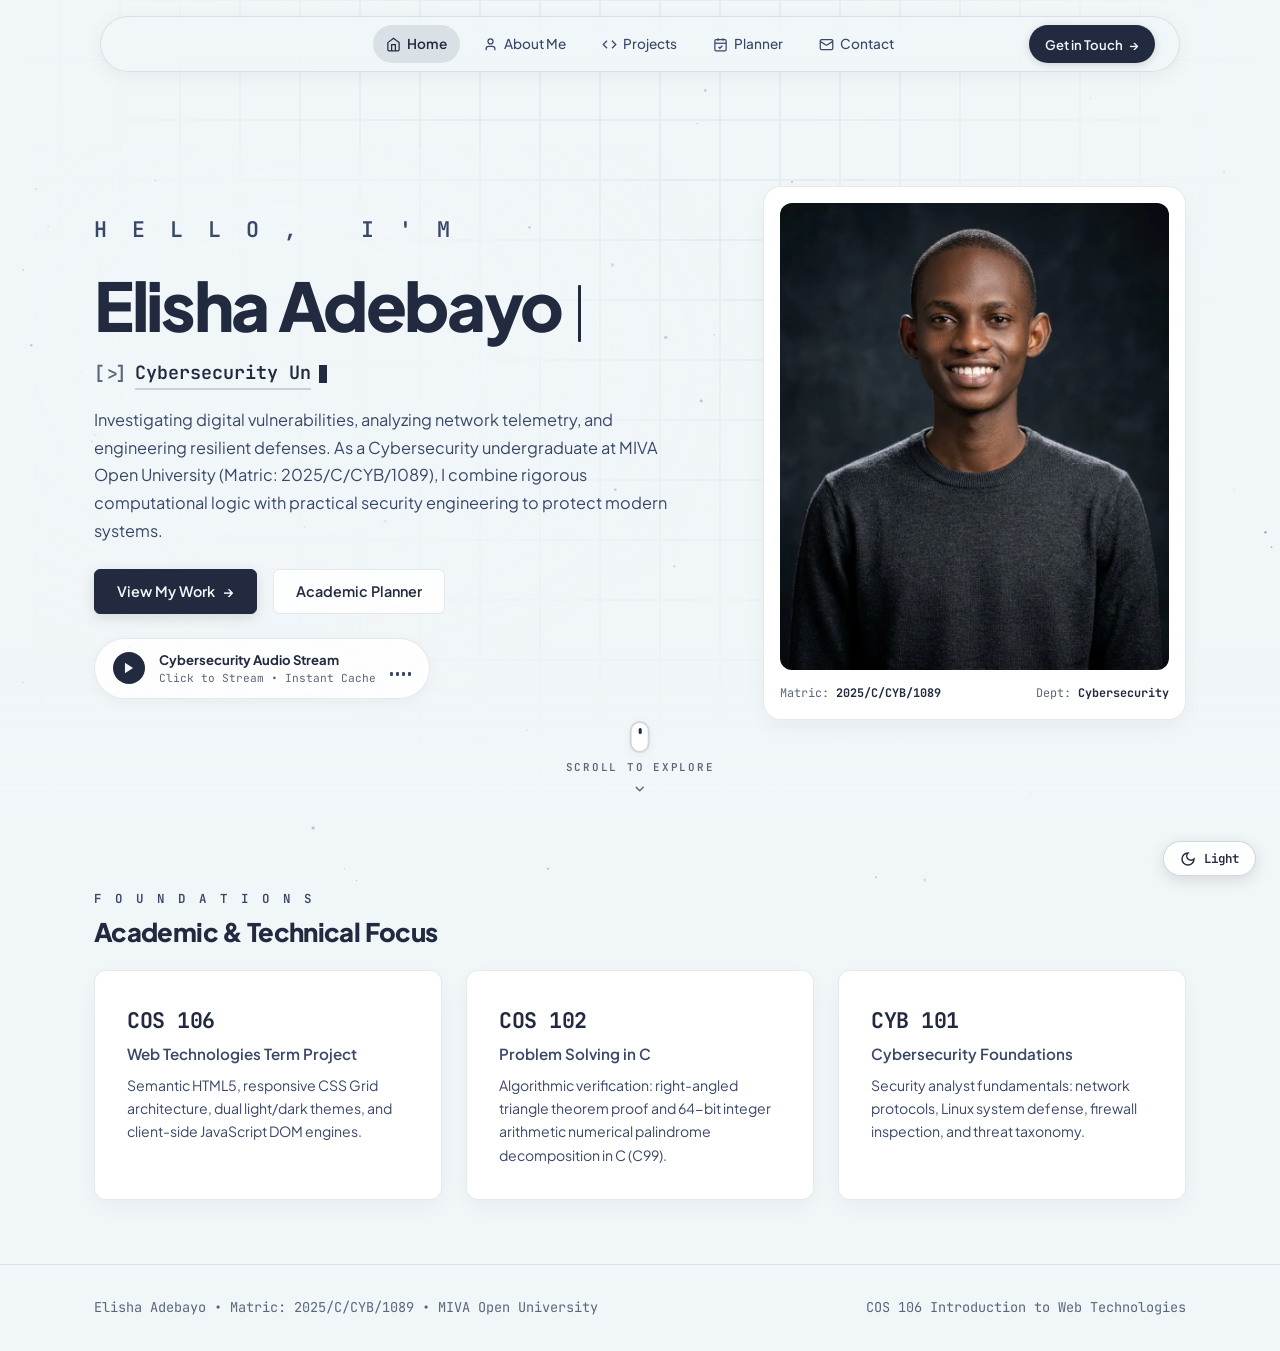
<file: index.html>
<!DOCTYPE html>
<html lang="en" data-theme="light">
<head>
  <meta charset="UTF-8" />
  <meta name="viewport" content="width=device-width, initial-scale=1.0" />
  <script>/* apply saved theme before first paint */try{if(localStorage.getItem('elisha_portfolio_theme')==='dark'){var h=document.documentElement;h.setAttribute('data-theme','dark');h.classList.add('dark');}}catch(e){}</script>
  <meta name="description" content="Elisha Adebayo - Cybersecurity Student Portfolio & Academic Hub at MIVA Open University." />
  <title>Elisha Adebayo | Cybersecurity Portfolio</title>
  <link rel="icon" type="image/svg+xml" href="favicon.svg?v=6.2" />
    <link rel="preconnect" href="https://fonts.googleapis.com" />
  <link rel="preconnect" href="https://fonts.gstatic.com" crossorigin />
  <link rel="stylesheet" href="https://fonts.googleapis.com/css2?family=JetBrains+Mono:wght@400;500;600&family=Plus+Jakarta+Sans:wght@300;400;500;600;700;800&display=swap" />
  <link rel="stylesheet" href="css/style.css?v=6.2" />
</head>
<body>

  <!-- SVG Definition of Normalized Organic Cutout Mask for Mobile -->
  <svg width="0" height="0" style="position: absolute; pointer-events: none;" aria-hidden="true">
    <defs>
      <clipPath id="organicCutoutMask" clipPathUnits="objectBoundingBox">
        <path d="
          M 0.06 0
          L 0.94 0
          A 0.06 0.06 0 0 1 1 0.06
          L 1 0.94
          A 0.06 0.06 0 0 1 0.94 1
          L 0.62 1
          C 0.54 1, 0.52 0.76, 0.44 0.76
          L 0.06 0.76
          A 0.06 0.06 0 0 1 0 0.70
          L 0 0.06
          A 0.06 0.06 0 0 1 0.06 0
          Z
        " />
      </clipPath>
    </defs>
  </svg>

  <!-- SCROLL-MORPHING iOS LIQUID GLASS NAVBAR -->
  <header class="site-header">
    <div class="nav-shell">
      <div class="nav-spacer-left">
        <a href="index.html" class="nav-brand-title">Elisha Adebayo</a>
        <a href="index.html" class="nav-mobile-home-pill" aria-label="Home">
          <svg xmlns="http://www.w3.org/2000/svg" viewBox="0 0 24 24" fill="none" stroke="currentColor" width="14" height="14"><path d="m3 9 9-7 9 7v11a2 2 0 0 1-2 2H5a2 2 0 0 1-2-2z"/><polyline points="9 22 9 12 15 12 15 22"/></svg>
          <span>Home</span>
        </a>
      </div>
      
      <!-- Desktop Navigation Links with SVG Icons -->
      <nav aria-label="Main Navigation">
        <ul class="nav-menu">
          <li>
            <a href="index.html" class="nav-link active">
              <svg xmlns="http://www.w3.org/2000/svg" viewBox="0 0 24 24" fill="none" stroke="currentColor"><path d="m3 9 9-7 9 7v11a2 2 0 0 1-2 2H5a2 2 0 0 1-2-2z"/><polyline points="9 22 9 12 15 12 15 22"/></svg>
              <span>Home</span>
            </a>
          </li>
          <li>
            <a href="about.html" class="nav-link">
              <svg xmlns="http://www.w3.org/2000/svg" viewBox="0 0 24 24" fill="none" stroke="currentColor"><path d="M19 21v-2a4 4 0 0 0-4-4H9a4 4 0 0 0-4 4v2"/><circle cx="12" cy="7" r="4"/></svg>
              <span>About Me</span>
            </a>
          </li>
          <li>
            <a href="projects.html" class="nav-link">
              <svg xmlns="http://www.w3.org/2000/svg" viewBox="0 0 24 24" fill="none" stroke="currentColor"><polyline points="16 18 22 12 16 6"/><polyline points="8 6 2 12 8 18"/></svg>
              <span>Projects</span>
            </a>
          </li>
          <li>
            <a href="planner.html" class="nav-link">
              <svg xmlns="http://www.w3.org/2000/svg" viewBox="0 0 24 24" fill="none" stroke="currentColor"><rect width="18" height="18" x="3" y="4" rx="2" ry="2"/><line x1="16" x2="16" y1="2" y2="6"/><line x1="8" x2="8" y1="2" y2="6"/><line x1="3" x2="21" y1="10" y2="10"/><path d="m9 16 2 2 4-4"/></svg>
              <span>Planner</span>
            </a>
          </li>
          <li>
            <a href="contact.html" class="nav-link">
              <svg xmlns="http://www.w3.org/2000/svg" viewBox="0 0 24 24" fill="none" stroke="currentColor"><rect width="20" height="16" x="2" y="4" rx="2"/><path d="m22 7-8.97 5.7a1.94 1.94 0 0 1-2.06 0L2 7"/></svg>
              <span>Contact</span>
            </a>
          </li>
        </ul>
      </nav>

      <!-- Nav Actions: Contact Button & Mobile Hamburger -->
      <div class="nav-actions">
        <a href="contact.html" class="nav-resume-btn">
          <span>Get in Touch</span>
          <span>&rarr;</span>
        </a>

        <!-- Mobile Hamburger -->
        <button type="button" class="mobile-toggle" aria-label="Toggle navigation" aria-expanded="false">
          <span class="hamburger-bar"></span>
          <span class="hamburger-bar"></span>
          <span class="hamburger-bar"></span>
        </button>
      </div>

    </div>
  </header>

  <!-- MOBILE NAVIGATION DRAWER -->
  <aside class="mobile-nav-overlay" aria-label="Mobile Navigation Menu">
    <a href="index.html" class="mobile-nav-link active">Home</a>
    <a href="about.html" class="mobile-nav-link">About Me</a>
    <a href="projects.html" class="mobile-nav-link">Projects</a>
    <a href="planner.html" class="mobile-nav-link">Academic Planner</a>
    <a href="contact.html" class="mobile-nav-link">Contact</a>
    <button type="button" class="theme-toggle-btn" style="margin-top: 16px;" aria-label="Toggle theme">
      <svg class="icon-sun" xmlns="http://www.w3.org/2000/svg" viewBox="0 0 24 24" fill="none" stroke="currentColor" style="display:none;"><circle cx="12" cy="12" r="4"/><path d="M12 2v2"/><path d="M12 20v2"/><path d="m4.93 4.93 1.41 1.41"/><path d="m17.66 17.66 1.41 1.41"/><path d="M2 12h2"/><path d="M20 12h2"/><path d="m6.34 17.66-1.41 1.41"/><path d="m19.07 4.93-1.41 1.41"/></svg>
      <svg class="icon-moon" xmlns="http://www.w3.org/2000/svg" viewBox="0 0 24 24" fill="none" stroke="currentColor"><path d="M12 3a6 6 0 0 0 9 9 9 9 0 1 1-9-9Z"/></svg>
    </button>
  </aside>

  <!-- MAIN HERO SECTION -->
  <main id="main-content">
    <section class="hero-section" aria-labelledby="hero-heading">
      
      <!-- INTERACTIVE GEOMETRIC MATRIX GRID BACKGROUND -->
      <div class="interactive-grid-container" aria-hidden="true"></div>

      <!-- HERO BOTTOM FADE GRADIENT -->
      <div class="hero-bottom-fade" aria-hidden="true"></div>

      <div class="container">
        <div class="hero-grid">
          
          <!-- Left Column: Identity & Bio -->
          <article class="hero-content">
            

            <!-- Architectural Identity Lead -->
            <div class="hero-intro-lead">H E L L O , &nbsp; I &#x27; M</div>

            <!-- Massive Bold Identity Name -->
            <h1 id="hero-heading" class="hero-name">
              <span class="hero-name-first">Elisha</span>
              <span class="hero-name-last">
                <span>Adebayo</span>
                <span class="hero-name-cursor" aria-hidden="true"></span>
              </span>
            </h1>

            <!-- Rotating Typewriter Role -->
            <div class="hero-role-wrapper">
              <span class="role-terminal-prefix">[&gt;]</span>
              <span id="roleRotator">Cybersecurity Undergraduate</span>
              <span class="cursor-blink"></span>
            </div>

            <!-- Authentic Personal Narrative -->
            <p class="hero-bio">
              Investigating digital vulnerabilities, analyzing network telemetry, and engineering resilient defenses. As a Cybersecurity undergraduate at MIVA Open University (Matric: 2025/C/CYB/1089), I combine rigorous computational logic with practical security engineering to protect modern systems.
            </p>

            <!-- Actions Row -->
            <div class="hero-actions">
              <a href="projects.html" class="btn btn-primary">
                <span>View My Work</span>
                <span>&rarr;</span>
              </a>
              <a href="planner.html" class="btn btn-outline">
                <span>Academic Planner</span>
              </a>
            </div>

            <!-- Integrated Custom Audio Note Pill (Equalizer Visualizer) -->
            <div class="audio-pill" role="region" aria-label="Audio Atmosphere" title="Click to stream cybersecurity ambient track">
              <button type="button" id="audioPlayBtn" class="audio-play-trigger" aria-label="Play cybersecurity ambient track">
                <!-- Play Icon -->
                <svg id="audioPlayIcon" viewBox="0 0 24 24"><polygon points="5 3 19 12 5 21 5 3"/></svg>
                <!-- Pause Icon -->
                <svg id="audioPauseIcon" viewBox="0 0 24 24" style="display:none;"><rect x="6" y="4" width="4" height="16"/><rect x="14" y="4" width="4" height="16"/></svg>
              </button>

              <div class="audio-info-col">
                <span class="audio-label">Cybersecurity Audio Stream</span>
                <span id="audioStatusText" class="audio-sub">Click to Stream &bull; Instant Cache</span>
              </div>

              <!-- Equalizer dancing bars -->
              <div class="eq-bars" aria-hidden="true">
                <span class="eq-bar"></span>
                <span class="eq-bar"></span>
                <span class="eq-bar"></span>
                <span class="eq-bar"></span>
              </div>

              <audio id="welcomeAudio" preload="none">
                <source src="assets/pdoom.mp3" type="audio/mpeg" />
              </audio>
            </div>

            <!-- Mobile Student Metadata (Concept 3) -->
            <div class="mobile-hero-meta" aria-label="Student Credentials">
              <span>Matric: <b>2025/C/CYB/1089</b></span>
              <span class="meta-divider">|</span>
              <span>Dept: <b>Cybersecurity</b></span>
            </div>

          </article>

          <!-- Right Column: Student Portrait in Liquid Glass -->
          <div role="group" class="hero-portrait-card" aria-label="Student Portrait">
            <div class="portrait-frame">
              <div class="portrait-img-box">
                <picture>
                  <source srcset="images/elisha.webp" type="image/webp" />
                  <img src="images/elisha.webp" alt="Elisha Adebayo - Cybersecurity Student at MIVA Open University" width="400" height="480" fetchpriority="high" />
                </picture>
              </div>
              <div class="portrait-footer-bar">
                <span>Matric: <b>2025/C/CYB/1089</b></span>
                <span>Dept: <b>Cybersecurity</b></span>
              </div>
            </div>
          </div>

        </div>
      </div>

      <!-- HERO SCROLL PROMPT INDICATOR -->
      <a href="#foundations" class="hero-scroll-indicator" aria-label="Scroll to explore Foundations">
        <span class="scroll-mouse" aria-hidden="true">
          <span class="scroll-wheel"></span>
        </span>
        <span class="scroll-label">Scroll to explore</span>
        <svg class="scroll-chevron-arrow" xmlns="http://www.w3.org/2000/svg" viewBox="0 0 24 24" fill="none" stroke="currentColor"><path d="m6 9 6 6 6-6"/></svg>
      </a>

    </section>

    <!-- COURSEWORK & HIGHLIGHTS BENTO -->
    <section id="foundations" class="section-stats" aria-labelledby="highlights-heading">
      <div class="container">
        
        <div style="margin-bottom: 24px;">
          <div class="hero-intro-lead" style="font-size: 0.78rem;">F O U N D A T I O N S</div>
          <h2 id="highlights-heading" style="font-size: 1.6rem; font-weight: 800; margin-top: 4px;">Academic & Technical Focus</h2>
        </div>

        <div class="stats-grid">
          
          <article class="stat-card">
            <div class="stat-code">COS 106</div>
            <div class="stat-name">Web Technologies Term Project</div>
            <p style="font-size: 0.88rem; color: var(--text-secondary); margin-top: 8px;">
              Semantic HTML5, responsive CSS Grid architecture, dual light/dark themes, and client-side JavaScript DOM engines.
            </p>
          </article>

          <article class="stat-card">
            <div class="stat-code">COS 102</div>
            <div class="stat-name">Problem Solving in C</div>
            <p style="font-size: 0.88rem; color: var(--text-secondary); margin-top: 8px;">
              Algorithmic verification: right-angled triangle theorem proof and 64-bit integer arithmetic numerical palindrome decomposition in C (C99).
            </p>
          </article>

          <article class="stat-card">
            <div class="stat-code">CYB 101</div>
            <div class="stat-name">Cybersecurity Foundations</div>
            <p style="font-size: 0.88rem; color: var(--text-secondary); margin-top: 8px;">
              Security analyst fundamentals: network protocols, Linux system defense, firewall inspection, and threat taxonomy.
            </p>
          </article>

        </div>
      </div>
    </section>
  </main>

  <!-- SITE FOOTER -->
  <footer class="site-footer">
    <div class="container">
      <div class="footer-row">
        <span class="footer-meta">Elisha Adebayo &bull; Matric: 2025/C/CYB/1089 &bull; MIVA Open University</span>
        <span class="footer-meta">COS 106 Introduction to Web Technologies</span>
      </div>
    </div>
  </footer>

  <!-- FLOATING QUICK THEME SWITCHER -->
  <button type="button" class="floating-theme-switch" aria-label="Toggle theme mode" title="Toggle Light/Dark Theme">
    <svg class="icon-sun" xmlns="http://www.w3.org/2000/svg" viewBox="0 0 24 24" fill="none" stroke="currentColor" style="display:none;"><circle cx="12" cy="12" r="4"/><path d="M12 2v2"/><path d="M12 20v2"/><path d="m4.93 4.93 1.41 1.41"/><path d="m17.66 17.66 1.41 1.41"/><path d="M2 12h2"/><path d="M20 12h2"/><path d="m6.34 17.66-1.41 1.41"/><path d="m19.07 4.93-1.41 1.41"/></svg>
    <svg class="icon-moon" xmlns="http://www.w3.org/2000/svg" viewBox="0 0 24 24" fill="none" stroke="currentColor"><path d="M12 3a6 6 0 0 0 9 9 9 9 0 1 1-9-9Z"/></svg>
    <span class="theme-label">Light</span>
  </button>

  <!-- EFFECTS & INTERACTION ENGINE -->
  <script src="js/effects.js?v=6.2"></script>
</body>
</html>
</file>
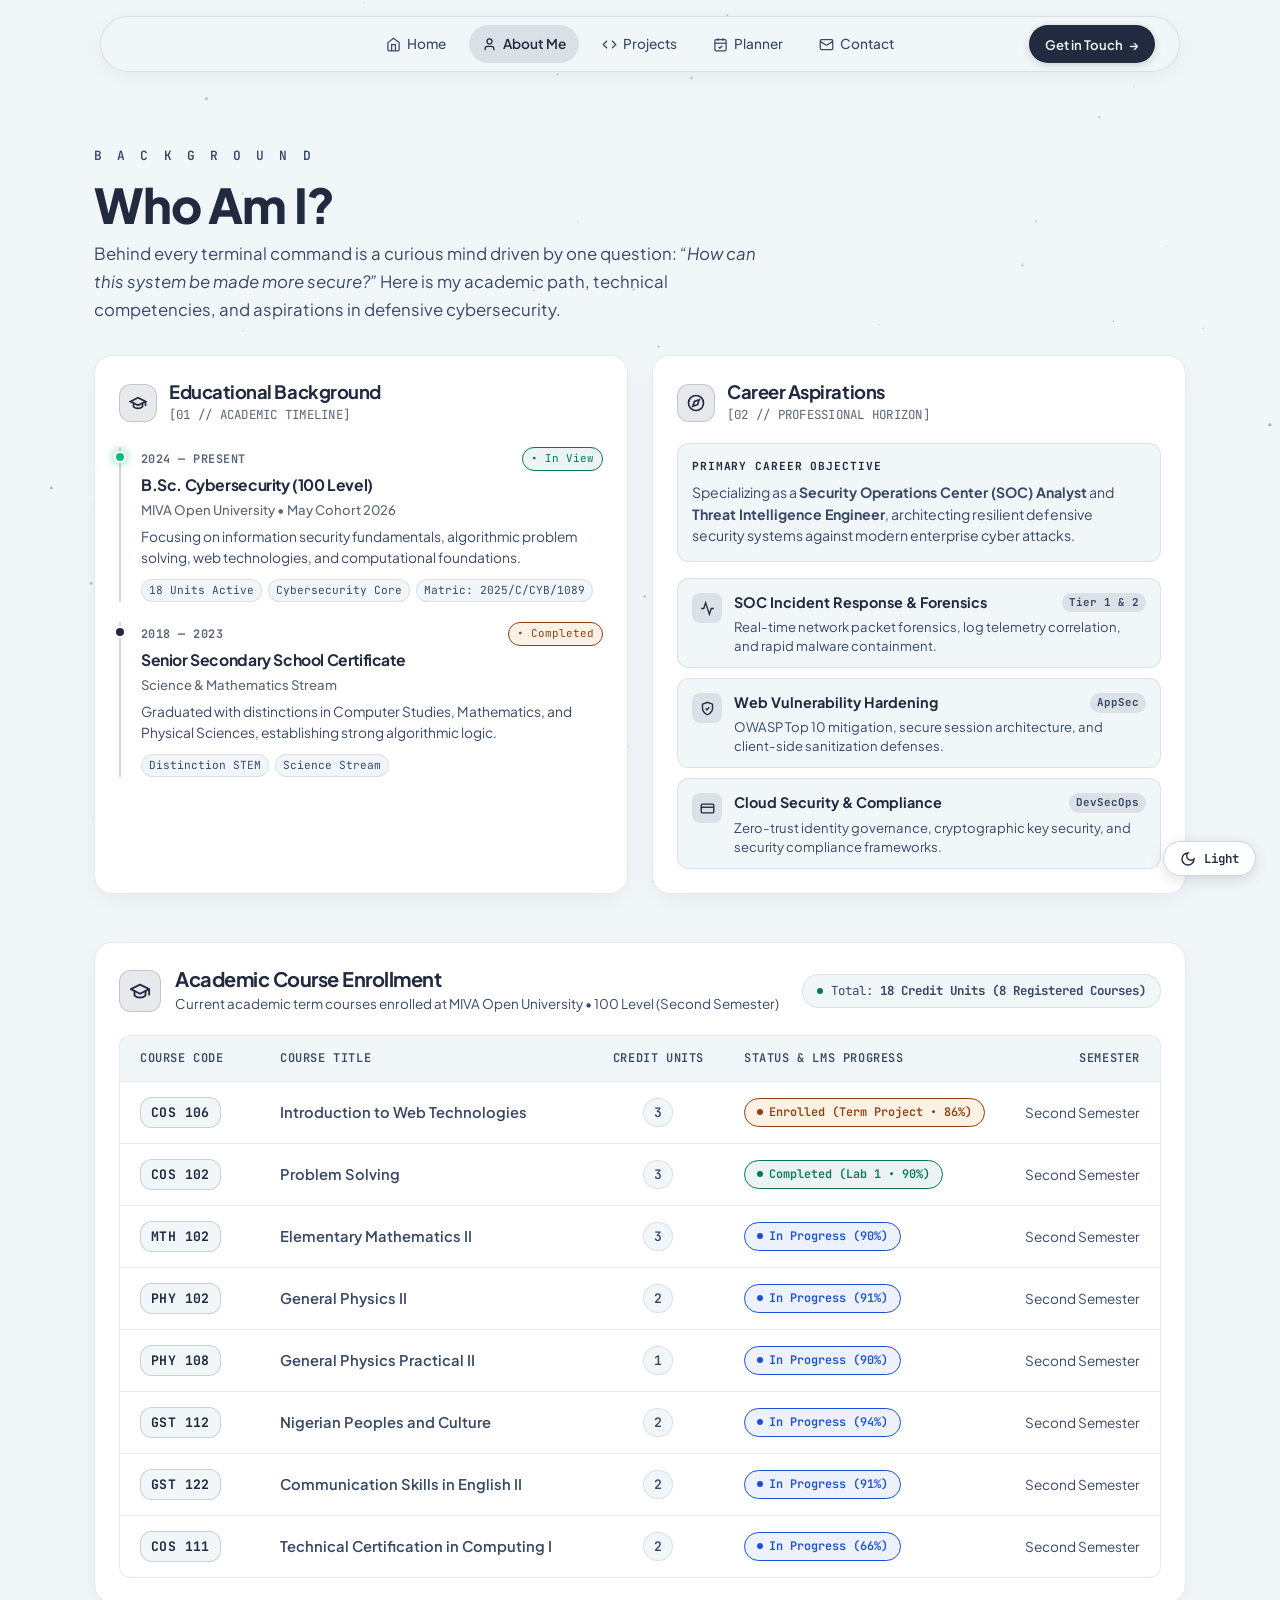
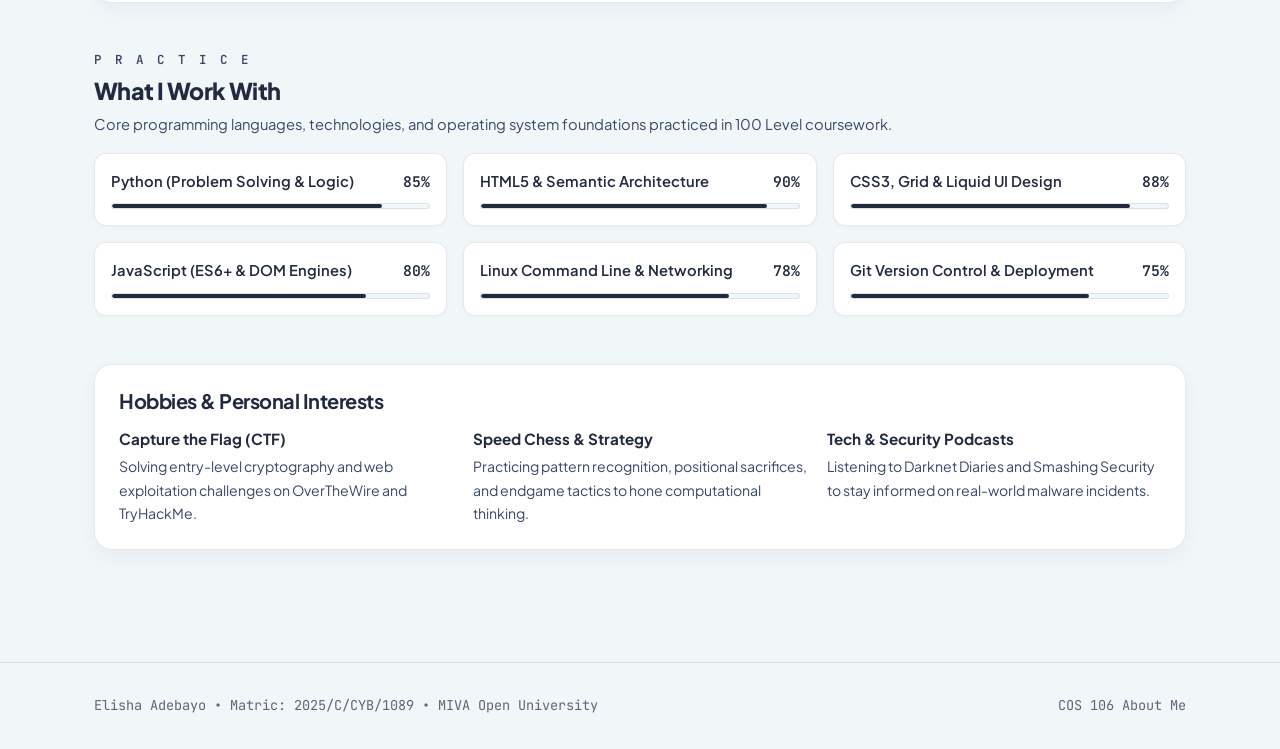
<file: about.html>
<!DOCTYPE html>
<html lang="en" data-theme="light">
<head>
  <meta charset="UTF-8" />
  <meta name="viewport" content="width=device-width, initial-scale=1.0" />
  <script>/* apply saved theme before first paint */try{if(localStorage.getItem('elisha_portfolio_theme')==='dark'){var h=document.documentElement;h.setAttribute('data-theme','dark');h.classList.add('dark');}}catch(e){}</script>
  <meta name="description" content="About Elisha Adebayo - Educational Background, Technical Skills, Career Goals, and Course Schedule." />
  <title>About Me | Elisha Adebayo</title>
  <link rel="icon" type="image/svg+xml" href="favicon.svg?v=6.2" />
    <link rel="preconnect" href="https://fonts.googleapis.com" />
  <link rel="preconnect" href="https://fonts.gstatic.com" crossorigin />
  <link rel="stylesheet" href="https://fonts.googleapis.com/css2?family=JetBrains+Mono:wght@400;500;600&family=Plus+Jakarta+Sans:wght@300;400;500;600;700;800&display=swap" />
  <link rel="stylesheet" href="css/style.css?v=6.2" />
  <link rel="prefetch" href="index.html" as="document" />
  <link rel="prefetch" href="projects.html" as="document" />
  <link rel="prefetch" href="planner.html" as="document" />
  <link rel="prefetch" href="contact.html" as="document" />
</head>
<body>

  <!-- SCROLL-MORPHING iOS LIQUID GLASS NAVBAR -->
  <header class="site-header">
    <div class="nav-shell">
      <div class="nav-spacer-left">
        <a href="index.html" class="nav-brand-title">Elisha Adebayo</a>
      </div>
      <!-- Desktop Navigation Links with SVG Icons -->
      <nav aria-label="Main Navigation">
        <ul class="nav-menu">
          <li>
            <a href="index.html" class="nav-link">
              <svg xmlns="http://www.w3.org/2000/svg" viewBox="0 0 24 24" fill="none" stroke="currentColor"><path d="m3 9 9-7 9 7v11a2 2 0 0 1-2 2H5a2 2 0 0 1-2-2z"/><polyline points="9 22 9 12 15 12 15 22"/></svg>
              <span>Home</span>
            </a>
          </li>
          <li>
            <a href="about.html" class="nav-link active">
              <svg xmlns="http://www.w3.org/2000/svg" viewBox="0 0 24 24" fill="none" stroke="currentColor"><path d="M19 21v-2a4 4 0 0 0-4-4H9a4 4 0 0 0-4 4v2"/><circle cx="12" cy="7" r="4"/></svg>
              <span>About Me</span>
            </a>
          </li>
          <li>
            <a href="projects.html" class="nav-link">
              <svg xmlns="http://www.w3.org/2000/svg" viewBox="0 0 24 24" fill="none" stroke="currentColor"><polyline points="16 18 22 12 16 6"/><polyline points="8 6 2 12 8 18"/></svg>
              <span>Projects</span>
            </a>
          </li>
          <li>
            <a href="planner.html" class="nav-link">
              <svg xmlns="http://www.w3.org/2000/svg" viewBox="0 0 24 24" fill="none" stroke="currentColor"><rect width="18" height="18" x="3" y="4" rx="2" ry="2"/><line x1="16" x2="16" y1="2" y2="6"/><line x1="8" x2="8" y1="2" y2="6"/><line x1="3" x2="21" y1="10" y2="10"/><path d="m9 16 2 2 4-4"/></svg>
              <span>Planner</span>
            </a>
          </li>
          <li>
            <a href="contact.html" class="nav-link">
              <svg xmlns="http://www.w3.org/2000/svg" viewBox="0 0 24 24" fill="none" stroke="currentColor"><rect width="20" height="16" x="2" y="4" rx="2"/><path d="m22 7-8.97 5.7a1.94 1.94 0 0 1-2.06 0L2 7"/></svg>
              <span>Contact</span>
            </a>
          </li>
        </ul>
      </nav>

      <!-- Nav Actions -->
      <div class="nav-actions">
        <a href="contact.html" class="nav-resume-btn">
          <span>Get in Touch</span>
          <span>&rarr;</span>
        </a>

        <button type="button" class="mobile-toggle" aria-label="Toggle navigation" aria-expanded="false">
          <span class="hamburger-bar"></span>
          <span class="hamburger-bar"></span>
          <span class="hamburger-bar"></span>
        </button>
      </div>

    </div>
  </header>

  <!-- MOBILE NAVIGATION DRAWER -->
  <aside class="mobile-nav-overlay" aria-label="Mobile Navigation Drawer">
    <a href="index.html" class="mobile-nav-link">Home</a>
    <a href="about.html" class="mobile-nav-link active">About Me</a>
    <a href="projects.html" class="mobile-nav-link">Projects</a>
    <a href="planner.html" class="mobile-nav-link">Academic Planner</a>
    <a href="contact.html" class="mobile-nav-link">Contact</a>
        </aside>

  <!-- MAIN CONTENT -->
  <main id="main-content" class="container">
    
    <!-- PAGE HEADER -->
    <header class="page-header">
      <div class="hero-intro-lead" style="font-size: 0.8rem;">B A C K G R O U N D</div>
      <h1 class="page-title">Who Am I?</h1>
      <p class="page-subtitle">
        Behind every terminal command is a curious mind driven by one question: <em>&ldquo;How can this system be made more secure?&rdquo;</em> Here is my academic path, technical competencies, and aspirations in defensive cybersecurity.
      </p>
    </header>

    <!-- SECTION: EDUCATION & ASPIRATIONS (TWO COLUMN GRID) -->
    <section aria-labelledby="bio-heading" style="margin-bottom: 48px;">
      <div class="education-career-grid">
        
        <!-- Educational Background -->
        <article class="mono-card">
          <div class="card-header-row">
            <div class="card-icon-badge" aria-hidden="true">
              <svg xmlns="http://www.w3.org/2000/svg" viewBox="0 0 24 24" fill="none" stroke="currentColor">
                <path d="M22 10v6M2 10l10-5 10 5-10 5z"/>
                <path d="M6 12v5c3 3 9 3 12 0v-5"/>
              </svg>
            </div>
            <div class="card-title-group">
              <h2 id="bio-heading">Educational Background</h2>
              <span class="card-caption">[01 // ACADEMIC TIMELINE]</span>
            </div>
          </div>

          <div class="academic-timeline">
            <!-- Timeline Item 1 -->
            <div class="timeline-item">
              <span class="timeline-dot active" aria-hidden="true"></span>
              <div class="timeline-badge-row">
                <span class="timeline-year">2024 &mdash; Present</span>
                <span class="timeline-status-pill active">&bull; In View</span>
              </div>
              <h3 class="timeline-title">B.Sc. Cybersecurity (100 Level)</h3>
              <span class="timeline-org">MIVA Open University &bull; May Cohort 2026</span>
              <p class="timeline-desc">
                Focusing on information security fundamentals, algorithmic problem solving, web technologies, and computational foundations.
              </p>
              <div class="timeline-tags">
                <span class="timeline-tag">18 Units Active</span>
                <span class="timeline-tag">Cybersecurity Core</span>
                <span class="timeline-tag">Matric: 2025/C/CYB/1089</span>
              </div>
            </div>

            <!-- Timeline Item 2 -->
            <div class="timeline-item">
              <span class="timeline-dot" aria-hidden="true"></span>
              <div class="timeline-badge-row">
                <span class="timeline-year">2018 &mdash; 2023</span>
                <span class="timeline-status-pill">&bull; Completed</span>
              </div>
              <h3 class="timeline-title">Senior Secondary School Certificate</h3>
              <span class="timeline-org">Science &amp; Mathematics Stream</span>
              <p class="timeline-desc">
                Graduated with distinctions in Computer Studies, Mathematics, and Physical Sciences, establishing strong algorithmic logic.
              </p>
              <div class="timeline-tags">
                <span class="timeline-tag">Distinction STEM</span>
                <span class="timeline-tag">Science Stream</span>
              </div>
            </div>
          </div>
        </article>

        <!-- Career Aspirations -->
        <article class="mono-card">
          <div class="card-header-row">
            <div class="card-icon-badge" aria-hidden="true">
              <svg xmlns="http://www.w3.org/2000/svg" viewBox="0 0 24 24" fill="none" stroke="currentColor">
                <circle cx="12" cy="12" r="10"/>
                <polygon points="16.24 7.76 14.12 14.12 7.76 16.24 9.88 9.88 16.24 7.76"/>
              </svg>
            </div>
            <div class="card-title-group">
              <h2>Career Aspirations</h2>
              <span class="card-caption">[02 // PROFESSIONAL HORIZON]</span>
            </div>
          </div>

          <div class="aspiration-lead-box">
            <span class="aspiration-lead-tag">Primary Career Objective</span>
            Specializing as a <strong>Security Operations Center (SOC) Analyst</strong> and <strong>Threat Intelligence Engineer</strong>, architecting resilient defensive security systems against modern enterprise cyber attacks.
          </div>

          <div class="aspiration-track-list">
            <!-- Track 1 -->
            <div class="aspiration-track-item">
              <div class="aspiration-track-icon" aria-hidden="true">
                <svg xmlns="http://www.w3.org/2000/svg" viewBox="0 0 24 24" fill="none" stroke="currentColor"><polyline points="22 12 18 12 15 21 9 3 6 12 2 12"/></svg>
              </div>
              <div class="aspiration-track-body">
                <div class="aspiration-track-title">
                  <span>SOC Incident Response &amp; Forensics</span>
                  <span class="aspiration-pill">Tier 1 &amp; 2</span>
                </div>
                <p class="aspiration-track-desc">
                  Real-time network packet forensics, log telemetry correlation, and rapid malware containment.
                </p>
              </div>
            </div>

            <!-- Track 2 -->
            <div class="aspiration-track-item">
              <div class="aspiration-track-icon" aria-hidden="true">
                <svg xmlns="http://www.w3.org/2000/svg" viewBox="0 0 24 24" fill="none" stroke="currentColor"><path d="M12 22s8-4 8-10V5l-8-3-8 3v7c0 6 8 10 8 10z"/><path d="m9 12 2 2 4-4"/></svg>
              </div>
              <div class="aspiration-track-body">
                <div class="aspiration-track-title">
                  <span>Web Vulnerability Hardening</span>
                  <span class="aspiration-pill">AppSec</span>
                </div>
                <p class="aspiration-track-desc">
                  OWASP Top 10 mitigation, secure session architecture, and client-side sanitization defenses.
                </p>
              </div>
            </div>

            <!-- Track 3 -->
            <div class="aspiration-track-item">
              <div class="aspiration-track-icon" aria-hidden="true">
                <svg xmlns="http://www.w3.org/2000/svg" viewBox="0 0 24 24" fill="none" stroke="currentColor"><rect width="20" height="14" x="2" y="5" rx="2"/><line x1="2" x2="22" y1="10" y2="10"/></svg>
              </div>
              <div class="aspiration-track-body">
                <div class="aspiration-track-title">
                  <span>Cloud Security &amp; Compliance</span>
                  <span class="aspiration-pill">DevSecOps</span>
                </div>
                <p class="aspiration-track-desc">
                  Zero-trust identity governance, cryptographic key security, and security compliance frameworks.
                </p>
              </div>
            </div>
          </div>
        </article>

      </div>
    </section>

    <!-- SECTION: ACADEMIC COURSE ENROLLMENT -->
    <section aria-labelledby="courses-heading" style="margin-bottom: 48px;">
      <div class="course-enrollment-card">
        
        <!-- Card Header with Icon, Title, and Credit Badge -->
        <div class="enrollment-header">
          <div class="enrollment-title-group">
            <div class="enrollment-icon-badge" aria-hidden="true">
              <svg xmlns="http://www.w3.org/2000/svg" width="22" height="22" viewBox="0 0 24 24" fill="none" stroke="currentColor" stroke-width="2" stroke-linecap="round" stroke-linejoin="round">
                <path d="M22 10v6M2 10l10-5 10 5-10 5z"/>
                <path d="M6 12v5c3 3 9 3 12 0v-5"/>
              </svg>
            </div>
            <div>
              <h2 id="courses-heading" class="enrollment-title">Academic Course Enrollment</h2>
              <p class="enrollment-subtitle">Current academic term courses enrolled at MIVA Open University &bull; 100 Level (Second Semester)</p>
            </div>
          </div>
          <div class="enrollment-meta-chip">
            <span class="meta-dot"></span>
            <span>Total: <strong>18 Credit Units (8 Registered Courses)</strong></span>
          </div>
        </div>

        <!-- Desktop Responsive Table Container -->
        <div class="course-table-container">
          <table class="course-table">
            <thead>
              <tr>
                <th scope="col" style="width: 140px;">Course Code</th>
                <th scope="col">Course Title</th>
                <th scope="col" style="width: 120px; text-align: center;">Credit Units</th>
                <th scope="col" style="width: 240px;">Status &amp; LMS Progress</th>
                <th scope="col" style="width: 150px; text-align: right;">Semester</th>
              </tr>
            </thead>
            <tbody>
              <tr>
                <td><span class="course-code-pill">COS 106</span></td>
                <td class="course-title-cell">Introduction to Web Technologies</td>
                <td class="credit-units-cell"><span class="unit-badge">3</span></td>
                <td><span class="status-chip status-enrolled"><span class="chip-pip"></span>Enrolled (Term Project &bull; 86%)</span></td>
                <td class="semester-cell">Second Semester</td>
              </tr>
              <tr>
                <td><span class="course-code-pill">COS 102</span></td>
                <td class="course-title-cell">Problem Solving</td>
                <td class="credit-units-cell"><span class="unit-badge">3</span></td>
                <td><span class="status-chip status-completed"><span class="chip-pip"></span>Completed (Lab 1 &bull; 90%)</span></td>
                <td class="semester-cell">Second Semester</td>
              </tr>
              <tr>
                <td><span class="course-code-pill">MTH 102</span></td>
                <td class="course-title-cell">Elementary Mathematics II</td>
                <td class="credit-units-cell"><span class="unit-badge">3</span></td>
                <td><span class="status-chip status-inprogress"><span class="chip-pip"></span>In Progress (90%)</span></td>
                <td class="semester-cell">Second Semester</td>
              </tr>
              <tr>
                <td><span class="course-code-pill">PHY 102</span></td>
                <td class="course-title-cell">General Physics II</td>
                <td class="credit-units-cell"><span class="unit-badge">2</span></td>
                <td><span class="status-chip status-inprogress"><span class="chip-pip"></span>In Progress (91%)</span></td>
                <td class="semester-cell">Second Semester</td>
              </tr>
              <tr>
                <td><span class="course-code-pill">PHY 108</span></td>
                <td class="course-title-cell">General Physics Practical II</td>
                <td class="credit-units-cell"><span class="unit-badge">1</span></td>
                <td><span class="status-chip status-inprogress"><span class="chip-pip"></span>In Progress (90%)</span></td>
                <td class="semester-cell">Second Semester</td>
              </tr>
              <tr>
                <td><span class="course-code-pill">GST 112</span></td>
                <td class="course-title-cell">Nigerian Peoples and Culture</td>
                <td class="credit-units-cell"><span class="unit-badge">2</span></td>
                <td><span class="status-chip status-inprogress"><span class="chip-pip"></span>In Progress (94%)</span></td>
                <td class="semester-cell">Second Semester</td>
              </tr>
              <tr>
                <td><span class="course-code-pill">GST 122</span></td>
                <td class="course-title-cell">Communication Skills in English II</td>
                <td class="credit-units-cell"><span class="unit-badge">2</span></td>
                <td><span class="status-chip status-inprogress"><span class="chip-pip"></span>In Progress (91%)</span></td>
                <td class="semester-cell">Second Semester</td>
              </tr>
              <tr>
                <td><span class="course-code-pill">COS 111</span></td>
                <td class="course-title-cell">Technical Certification in Computing I</td>
                <td class="credit-units-cell"><span class="unit-badge">2</span></td>
                <td><span class="status-chip status-inprogress"><span class="chip-pip"></span>In Progress (66%)</span></td>
                <td class="semester-cell">Second Semester</td>
              </tr>
            </tbody>
          </table>
        </div>

        <!-- Mobile Card List (Rendered cleanly on phone screens) -->
        <div class="course-mobile-list" aria-label="Course list for mobile screens">
          <!-- Course 1 -->
          <article class="course-mobile-card">
            <div class="course-mobile-header">
              <span class="course-code-pill">COS 106</span>
              <span class="unit-badge">3 Credit Units</span>
            </div>
            <h3 class="course-mobile-title">Introduction to Web Technologies</h3>
            <div class="course-progress-track" aria-hidden="true">
              <div class="course-progress-fill" style="width: 86%;"></div>
            </div>
            <div class="course-mobile-footer">
              <span class="status-chip status-enrolled"><span class="chip-pip"></span>Term Project &bull; 86%</span>
              <span class="semester-cell">Semester 2</span>
            </div>
          </article>

          <!-- Course 2 -->
          <article class="course-mobile-card">
            <div class="course-mobile-header">
              <span class="course-code-pill">COS 102</span>
              <span class="unit-badge">3 Credit Units</span>
            </div>
            <h3 class="course-mobile-title">Problem Solving</h3>
            <div class="course-progress-track" aria-hidden="true">
              <div class="course-progress-fill" style="width: 90%;"></div>
            </div>
            <div class="course-mobile-footer">
              <span class="status-chip status-completed"><span class="chip-pip"></span>Completed Lab 1 &bull; 90%</span>
              <span class="semester-cell">Semester 2</span>
            </div>
          </article>

          <!-- Course 3 -->
          <article class="course-mobile-card">
            <div class="course-mobile-header">
              <span class="course-code-pill">MTH 102</span>
              <span class="unit-badge">3 Credit Units</span>
            </div>
            <h3 class="course-mobile-title">Elementary Mathematics II</h3>
            <div class="course-progress-track" aria-hidden="true">
              <div class="course-progress-fill" style="width: 90%;"></div>
            </div>
            <div class="course-mobile-footer">
              <span class="status-chip status-inprogress"><span class="chip-pip"></span>In Progress &bull; 90%</span>
              <span class="semester-cell">Semester 2</span>
            </div>
          </article>

          <!-- Course 4 -->
          <article class="course-mobile-card">
            <div class="course-mobile-header">
              <span class="course-code-pill">PHY 102</span>
              <span class="unit-badge">2 Credit Units</span>
            </div>
            <h3 class="course-mobile-title">General Physics II</h3>
            <div class="course-progress-track" aria-hidden="true">
              <div class="course-progress-fill" style="width: 91%;"></div>
            </div>
            <div class="course-mobile-footer">
              <span class="status-chip status-inprogress"><span class="chip-pip"></span>In Progress &bull; 91%</span>
              <span class="semester-cell">Semester 2</span>
            </div>
          </article>

          <!-- Course 5 -->
          <article class="course-mobile-card">
            <div class="course-mobile-header">
              <span class="course-code-pill">PHY 108</span>
              <span class="unit-badge">1 Credit Unit</span>
            </div>
            <h3 class="course-mobile-title">General Physics Practical II</h3>
            <div class="course-progress-track" aria-hidden="true">
              <div class="course-progress-fill" style="width: 90%;"></div>
            </div>
            <div class="course-mobile-footer">
              <span class="status-chip status-inprogress"><span class="chip-pip"></span>In Progress &bull; 90%</span>
              <span class="semester-cell">Semester 2</span>
            </div>
          </article>

          <!-- Course 6 -->
          <article class="course-mobile-card">
            <div class="course-mobile-header">
              <span class="course-code-pill">GST 112</span>
              <span class="unit-badge">2 Credit Units</span>
            </div>
            <h3 class="course-mobile-title">Nigerian Peoples and Culture</h3>
            <div class="course-progress-track" aria-hidden="true">
              <div class="course-progress-fill" style="width: 94%;"></div>
            </div>
            <div class="course-mobile-footer">
              <span class="status-chip status-inprogress"><span class="chip-pip"></span>In Progress &bull; 94%</span>
              <span class="semester-cell">Semester 2</span>
            </div>
          </article>

          <!-- Course 7 -->
          <article class="course-mobile-card">
            <div class="course-mobile-header">
              <span class="course-code-pill">GST 122</span>
              <span class="unit-badge">2 Credit Units</span>
            </div>
            <h3 class="course-mobile-title">Communication Skills in English II</h3>
            <div class="course-progress-track" aria-hidden="true">
              <div class="course-progress-fill" style="width: 91%;"></div>
            </div>
            <div class="course-mobile-footer">
              <span class="status-chip status-inprogress"><span class="chip-pip"></span>In Progress &bull; 91%</span>
              <span class="semester-cell">Semester 2</span>
            </div>
          </article>

          <!-- Course 8 -->
          <article class="course-mobile-card">
            <div class="course-mobile-header">
              <span class="course-code-pill">COS 111</span>
              <span class="unit-badge">2 Credit Units</span>
            </div>
            <h3 class="course-mobile-title">Technical Certification in Computing I</h3>
            <div class="course-progress-track" aria-hidden="true">
              <div class="course-progress-fill" style="width: 66%;"></div>
            </div>
            <div class="course-mobile-footer">
              <span class="status-chip status-inprogress"><span class="chip-pip"></span>In Progress &bull; 66%</span>
              <span class="semester-cell">Semester 2</span>
            </div>
          </article>
        </div>

      </div>
    </section>

    <!-- SECTION: TECHNICAL SKILLS -->
    <section aria-labelledby="skills-heading" style="margin-bottom: 48px;">
      <div class="hero-intro-lead" style="font-size: 0.78rem;">P R A C T I C E</div>
      <h2 id="skills-heading" style="font-size: 1.45rem; font-weight: 800; margin-top: 4px; margin-bottom: 8px;">What I Work With</h2>
      <p style="color: var(--text-secondary); font-size: 0.92rem;">
        Core programming languages, technologies, and operating system foundations practiced in 100 Level coursework.
      </p>

      <div class="skills-grid">
        <div class="skill-card">
          <div class="skill-header">
            <span>Python (Problem Solving & Logic)</span>
            <span style="font-family: var(--font-mono);">85%</span>
          </div>
          <div class="skill-track">
            <div class="skill-fill" style="width: 85%;"></div>
          </div>
        </div>

        <div class="skill-card">
          <div class="skill-header">
            <span>HTML5 & Semantic Architecture</span>
            <span style="font-family: var(--font-mono);">90%</span>
          </div>
          <div class="skill-track">
            <div class="skill-fill" style="width: 90%;"></div>
          </div>
        </div>

        <div class="skill-card">
          <div class="skill-header">
            <span>CSS3, Grid & Liquid UI Design</span>
            <span style="font-family: var(--font-mono);">88%</span>
          </div>
          <div class="skill-track">
            <div class="skill-fill" style="width: 88%;"></div>
          </div>
        </div>

        <div class="skill-card">
          <div class="skill-header">
            <span>JavaScript (ES6+ & DOM Engines)</span>
            <span style="font-family: var(--font-mono);">80%</span>
          </div>
          <div class="skill-track">
            <div class="skill-fill" style="width: 80%;"></div>
          </div>
        </div>

        <div class="skill-card">
          <div class="skill-header">
            <span>Linux Command Line & Networking</span>
            <span style="font-family: var(--font-mono);">78%</span>
          </div>
          <div class="skill-track">
            <div class="skill-fill" style="width: 78%;"></div>
          </div>
        </div>

        <div class="skill-card">
          <div class="skill-header">
            <span>Git Version Control & Deployment</span>
            <span style="font-family: var(--font-mono);">75%</span>
          </div>
          <div class="skill-track">
            <div class="skill-fill" style="width: 75%;"></div>
          </div>
        </div>
      </div>
    </section>



    <!-- SECTION: HOBBIES & INTERESTS -->
    <section aria-labelledby="hobbies-heading" style="margin-bottom: 48px;">
      <article class="mono-card">
        <h2 id="hobbies-heading" style="font-size: 1.25rem; font-weight: 700; margin-bottom: 14px;">Hobbies & Personal Interests</h2>
        <div style="display: grid; grid-template-columns: repeat(auto-fit, minmax(240px, 1fr)); gap: 20px;">
          <div>
            <strong style="color: var(--text-main); font-size: 0.95rem;">Capture the Flag (CTF)</strong>
            <p style="font-size: 0.88rem; color: var(--text-secondary); margin-top: 4px;">
              Solving entry-level cryptography and web exploitation challenges on OverTheWire and TryHackMe.
            </p>
          </div>
          <div>
            <strong style="color: var(--text-main); font-size: 0.95rem;">Speed Chess & Strategy</strong>
            <p style="font-size: 0.88rem; color: var(--text-secondary); margin-top: 4px;">
              Practicing pattern recognition, positional sacrifices, and endgame tactics to hone computational thinking.
            </p>
          </div>
          <div>
            <strong style="color: var(--text-main); font-size: 0.95rem;">Tech & Security Podcasts</strong>
            <p style="font-size: 0.88rem; color: var(--text-secondary); margin-top: 4px;">
              Listening to Darknet Diaries and Smashing Security to stay informed on real-world malware incidents.
            </p>
          </div>
        </div>
      </article>
    </section>

  </main>

  <!-- FOOTER -->
  <footer class="site-footer" style="margin-top: 64px;">
    <div class="container">
      <div class="footer-row">
        <span class="footer-meta">Elisha Adebayo &bull; Matric: 2025/C/CYB/1089 &bull; MIVA Open University</span>
        <span class="footer-meta">COS 106 About Me</span>
      </div>
    </div>
  </footer>

  <!-- FLOATING QUICK THEME SWITCHER -->
  <button type="button" class="floating-theme-switch" aria-label="Toggle theme mode" title="Toggle Light/Dark Theme">
    <svg class="icon-sun" xmlns="http://www.w3.org/2000/svg" viewBox="0 0 24 24" fill="none" stroke="currentColor" style="display:none;"><circle cx="12" cy="12" r="4"/><path d="M12 2v2"/><path d="M12 20v2"/><path d="m4.93 4.93 1.41 1.41"/><path d="m17.66 17.66 1.41 1.41"/><path d="M2 12h2"/><path d="M20 12h2"/><path d="m6.34 17.66-1.41 1.41"/><path d="m19.07 4.93-1.41 1.41"/></svg>
    <svg class="icon-moon" xmlns="http://www.w3.org/2000/svg" viewBox="0 0 24 24" fill="none" stroke="currentColor"><path d="M12 3a6 6 0 0 0 9 9 9 9 0 1 1-9-9Z"/></svg>
    <span class="theme-label">Light</span>
  </button>

  <script src="js/effects.js?v=6.2"></script>
</body>
</html>
</file>
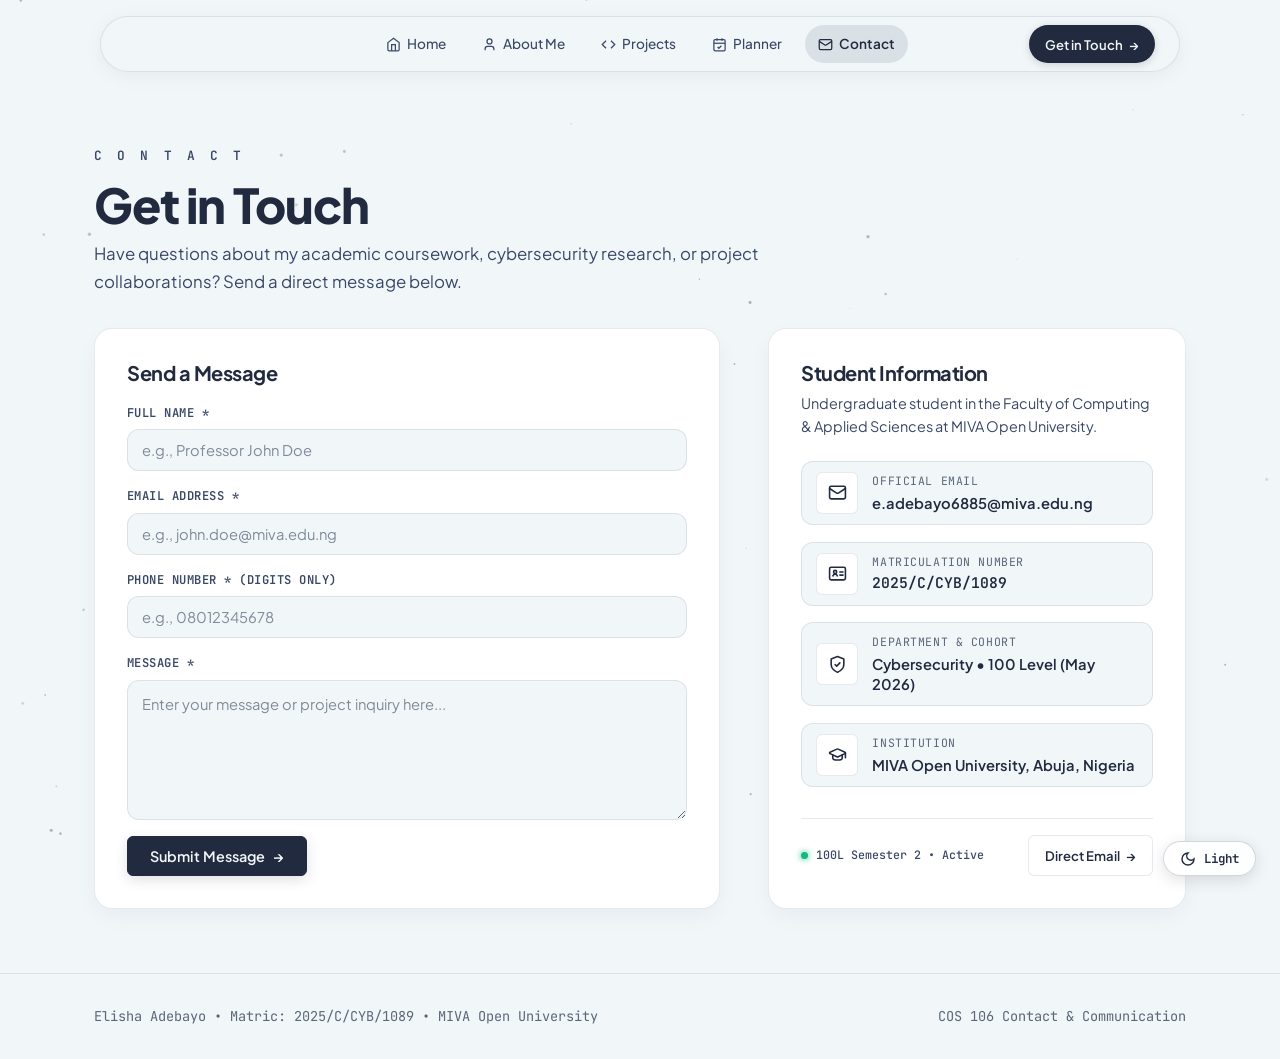
<file: contact.html>
<!DOCTYPE html>
<html lang="en" data-theme="light">
<head>
  <meta charset="UTF-8" />
  <meta name="viewport" content="width=device-width, initial-scale=1.0" />
  <script>/* apply saved theme before first paint */try{if(localStorage.getItem('elisha_portfolio_theme')==='dark'){var h=document.documentElement;h.setAttribute('data-theme','dark');h.classList.add('dark');}}catch(e){}</script>
  <meta name="description" content="Contact Elisha Adebayo - Cybersecurity Undergraduate Student at MIVA Open University." />
  <title>Contact | Elisha Adebayo</title>
  <link rel="icon" type="image/svg+xml" href="favicon.svg?v=6.2" />
    <link rel="preconnect" href="https://fonts.googleapis.com" />
  <link rel="preconnect" href="https://fonts.gstatic.com" crossorigin />
  <link rel="stylesheet" href="https://fonts.googleapis.com/css2?family=JetBrains+Mono:wght@400;500;600&family=Plus+Jakarta+Sans:wght@300;400;500;600;700;800&display=swap" />
  <link rel="stylesheet" href="css/style.css?v=6.2" />
  <link rel="prefetch" href="index.html" as="document" />
  <link rel="prefetch" href="about.html" as="document" />
  <link rel="prefetch" href="projects.html" as="document" />
  <link rel="prefetch" href="planner.html" as="document" />
</head>
<body>

  <!-- SCROLL-MORPHING iOS LIQUID GLASS NAVBAR -->
  <header class="site-header">
    <div class="nav-shell">
      <div class="nav-spacer-left">
        <a href="index.html" class="nav-brand-title">Elisha Adebayo</a>
      </div>
      <!-- Desktop Navigation Links with SVG Icons -->
      <nav aria-label="Main Navigation">
        <ul class="nav-menu">
          <li>
            <a href="index.html" class="nav-link">
              <svg xmlns="http://www.w3.org/2000/svg" viewBox="0 0 24 24" fill="none" stroke="currentColor"><path d="m3 9 9-7 9 7v11a2 2 0 0 1-2 2H5a2 2 0 0 1-2-2z"/><polyline points="9 22 9 12 15 12 15 22"/></svg>
              <span>Home</span>
            </a>
          </li>
          <li>
            <a href="about.html" class="nav-link">
              <svg xmlns="http://www.w3.org/2000/svg" viewBox="0 0 24 24" fill="none" stroke="currentColor"><path d="M19 21v-2a4 4 0 0 0-4-4H9a4 4 0 0 0-4 4v2"/><circle cx="12" cy="7" r="4"/></svg>
              <span>About Me</span>
            </a>
          </li>
          <li>
            <a href="projects.html" class="nav-link">
              <svg xmlns="http://www.w3.org/2000/svg" viewBox="0 0 24 24" fill="none" stroke="currentColor"><polyline points="16 18 22 12 16 6"/><polyline points="8 6 2 12 8 18"/></svg>
              <span>Projects</span>
            </a>
          </li>
          <li>
            <a href="planner.html" class="nav-link">
              <svg xmlns="http://www.w3.org/2000/svg" viewBox="0 0 24 24" fill="none" stroke="currentColor"><rect width="18" height="18" x="3" y="4" rx="2" ry="2"/><line x1="16" x2="16" y1="2" y2="6"/><line x1="8" x2="8" y1="2" y2="6"/><line x1="3" x2="21" y1="10" y2="10"/><path d="m9 16 2 2 4-4"/></svg>
              <span>Planner</span>
            </a>
          </li>
          <li>
            <a href="contact.html" class="nav-link active">
              <svg xmlns="http://www.w3.org/2000/svg" viewBox="0 0 24 24" fill="none" stroke="currentColor"><rect width="20" height="16" x="2" y="4" rx="2"/><path d="m22 7-8.97 5.7a1.94 1.94 0 0 1-2.06 0L2 7"/></svg>
              <span>Contact</span>
            </a>
          </li>
        </ul>
      </nav>

      <!-- Nav Actions -->
      <div class="nav-actions">
        <a href="contact.html" class="nav-resume-btn">
          <span>Get in Touch</span>
          <span>&rarr;</span>
        </a>

        <button type="button" class="mobile-toggle" aria-label="Toggle navigation" aria-expanded="false">
          <span class="hamburger-bar"></span>
          <span class="hamburger-bar"></span>
          <span class="hamburger-bar"></span>
        </button>
      </div>

    </div>
  </header>

  <!-- MOBILE NAVIGATION DRAWER -->
  <aside class="mobile-nav-overlay" aria-label="Mobile Navigation Drawer">
    <a href="index.html" class="mobile-nav-link">Home</a>
    <a href="about.html" class="mobile-nav-link">About Me</a>
    <a href="projects.html" class="mobile-nav-link">Projects</a>
    <a href="planner.html" class="mobile-nav-link">Academic Planner</a>
    <a href="contact.html" class="mobile-nav-link active">Contact</a>
        </aside>

  <!-- MAIN CONTENT -->
  <main id="main-content" class="container">
    
    <!-- PAGE HEADER -->
    <header class="page-header">
      <div class="hero-intro-lead" style="font-size: 0.8rem;">C O N T A C T</div>
      <h1 class="page-title">Get in Touch</h1>
      <p class="page-subtitle">
        Have questions about my academic coursework, cybersecurity research, or project collaborations? Send a direct message below.
      </p>
    </header>

    <!-- CONTACT GRID -->
    <section aria-labelledby="contact-heading" class="contact-layout">
      
      <!-- Left Column: Validated Contact Form -->
      <article class="contact-card">
        <h2 id="contact-heading" style="font-size: 1.25rem; font-weight: 700; margin-bottom: 20px;">Send a Message</h2>
        
        <form id="contactForm" novalidate>
          
          <!-- Full Name -->
          <div class="field-block">
            <label for="fullName" class="form-label">Full Name *</label>
            <input type="text" id="fullName" class="text-input" placeholder="e.g., Professor John Doe" required />
            <span class="field-error-text">Please enter your name.</span>
          </div>

          <!-- Email Address -->
          <div class="field-block">
            <label for="emailAddress" class="form-label">Email Address *</label>
            <input type="email" id="emailAddress" class="text-input" placeholder="e.g., john.doe@miva.edu.ng" required />
            <span class="field-error-text">Please enter a valid email address.</span>
          </div>

          <!-- Phone Number -->
          <div class="field-block">
            <label for="phoneNumber" class="form-label">Phone Number * (Digits only)</label>
            <input type="tel" id="phoneNumber" class="text-input" placeholder="e.g., 08012345678" required />
            <span class="field-error-text">Phone number must contain only digits.</span>
          </div>

          <!-- Message -->
          <div class="field-block">
            <label for="messageText" class="form-label">Message *</label>
            <textarea id="messageText" class="text-input" rows="5" placeholder="Enter your message or project inquiry here..." required></textarea>
            <span class="field-error-text">Please enter your message.</span>
          </div>

          <!-- Submit Button -->
          <div style="margin-top: 8px;">
            <button type="submit" class="btn btn-primary">
              <span>Submit Message</span>
              <span>&rarr;</span>
            </button>
          </div>

        </form>
      </article>

      <!-- Right Column: Student Institutional Information -->
      <div role="group" class="contact-card student-card" aria-label="Student Contact Details">
        
        <div class="student-card-header">
          <h2 style="font-size: 1.25rem; font-weight: 700; margin-bottom: 8px;">Student Information</h2>
          <p style="font-size: 0.9rem; color: var(--text-secondary); line-height: 1.6;">
            Undergraduate student in the Faculty of Computing &amp; Applied Sciences at MIVA Open University.
          </p>
        </div>

        <div class="contact-info-list">
          
          <div class="contact-info-item">
            <div class="contact-info-icon" aria-hidden="true">
              <svg xmlns="http://www.w3.org/2000/svg" viewBox="0 0 24 24" fill="none" stroke="currentColor"><rect width="20" height="16" x="2" y="4" rx="2"/><path d="m22 7-8.97 5.7a1.94 1.94 0 0 1-2.06 0L2 7"/></svg>
            </div>
            <div class="contact-info-content">
              <span class="contact-info-label">Official Email</span>
              <p class="contact-info-val">
                <a href="mailto:e.adebayo6885@miva.edu.ng">e.adebayo6885@miva.edu.ng</a>
              </p>
            </div>
          </div>

          <div class="contact-info-item">
            <div class="contact-info-icon" aria-hidden="true">
              <svg xmlns="http://www.w3.org/2000/svg" viewBox="0 0 24 24" fill="none" stroke="currentColor"><rect width="20" height="16" x="2" y="4" rx="2"/><circle cx="9" cy="10" r="2"/><path d="M6.17 15a3 3 0 0 1 5.66 0"/><line x1="15" x2="19" y1="10" y2="10"/><line x1="15" x2="19" y1="14" y2="14"/></svg>
            </div>
            <div class="contact-info-content">
              <span class="contact-info-label">Matriculation Number</span>
              <p class="contact-info-val font-mono">2025/C/CYB/1089</p>
            </div>
          </div>

          <div class="contact-info-item">
            <div class="contact-info-icon" aria-hidden="true">
              <svg xmlns="http://www.w3.org/2000/svg" viewBox="0 0 24 24" fill="none" stroke="currentColor"><path d="M12 22s8-4 8-10V5l-8-3-8 3v7c0 6 8 10 8 10z"/><path d="m9 12 2 2 4-4"/></svg>
            </div>
            <div class="contact-info-content">
              <span class="contact-info-label">Department &amp; Cohort</span>
              <p class="contact-info-val">Cybersecurity &bull; 100 Level (May 2026)</p>
            </div>
          </div>

          <div class="contact-info-item">
            <div class="contact-info-icon" aria-hidden="true">
              <svg xmlns="http://www.w3.org/2000/svg" viewBox="0 0 24 24" fill="none" stroke="currentColor"><path d="M21.42 10.922a1 1 0 0 0-.019-1.838L12.83 5.18a2 2 0 0 0-1.66 0L2.6 9.08a1 1 0 0 0 0 1.832l8.57 3.908a2 2 0 0 0 1.66 0z"/><path d="M22 10v6"/><path d="M6 12.5V16a6 3 0 0 0 12 0v-3.5"/></svg>
            </div>
            <div class="contact-info-content">
              <span class="contact-info-label">Institution</span>
              <p class="contact-info-val">MIVA Open University, Abuja, Nigeria</p>
            </div>
          </div>

        </div>

        <!-- Symmetrical Card Footer (Rhymes with Left Form's Submit Button) -->
        <div class="student-card-footer">
          <div class="academic-status-pill">
            <span class="status-dot"></span>
            <span>100L Semester 2 &bull; Active</span>
          </div>
          <a href="mailto:e.adebayo6885@miva.edu.ng" class="btn btn-outline student-direct-btn">
            <span>Direct Email</span>
            <span>&rarr;</span>
          </a>
        </div>

      </div>

    </section>

  </main>

  <!-- TOAST NOTIFICATION CONTAINER -->
  <div id="contactToast" class="toast-notice" role="status" aria-live="polite">
    <!-- Updated via js/contact.js -->
  </div>

  <!-- FOOTER -->
  <footer class="site-footer" style="margin-top: 64px;">
    <div class="container">
      <div class="footer-row">
        <span class="footer-meta">Elisha Adebayo &bull; Matric: 2025/C/CYB/1089 &bull; MIVA Open University</span>
        <span class="footer-meta">COS 106 Contact & Communication</span>
      </div>
    </div>
  </footer>

  <!-- FLOATING QUICK THEME SWITCHER -->
  <button type="button" class="floating-theme-switch" aria-label="Toggle theme mode" title="Toggle Light/Dark Theme">
    <svg class="icon-sun" xmlns="http://www.w3.org/2000/svg" viewBox="0 0 24 24" fill="none" stroke="currentColor" style="display:none;"><circle cx="12" cy="12" r="4"/><path d="M12 2v2"/><path d="M12 20v2"/><path d="m4.93 4.93 1.41 1.41"/><path d="m17.66 17.66 1.41 1.41"/><path d="M2 12h2"/><path d="M20 12h2"/><path d="m6.34 17.66-1.41 1.41"/><path d="m19.07 4.93-1.41 1.41"/></svg>
    <svg class="icon-moon" xmlns="http://www.w3.org/2000/svg" viewBox="0 0 24 24" fill="none" stroke="currentColor"><path d="M12 3a6 6 0 0 0 9 9 9 9 0 1 1-9-9Z"/></svg>
    <span class="theme-label">Light</span>
  </button>

  <script src="js/effects.js?v=6.2"></script>
  <script src="js/contact.js?v=6.2"></script>
</body>
</html>
</file>
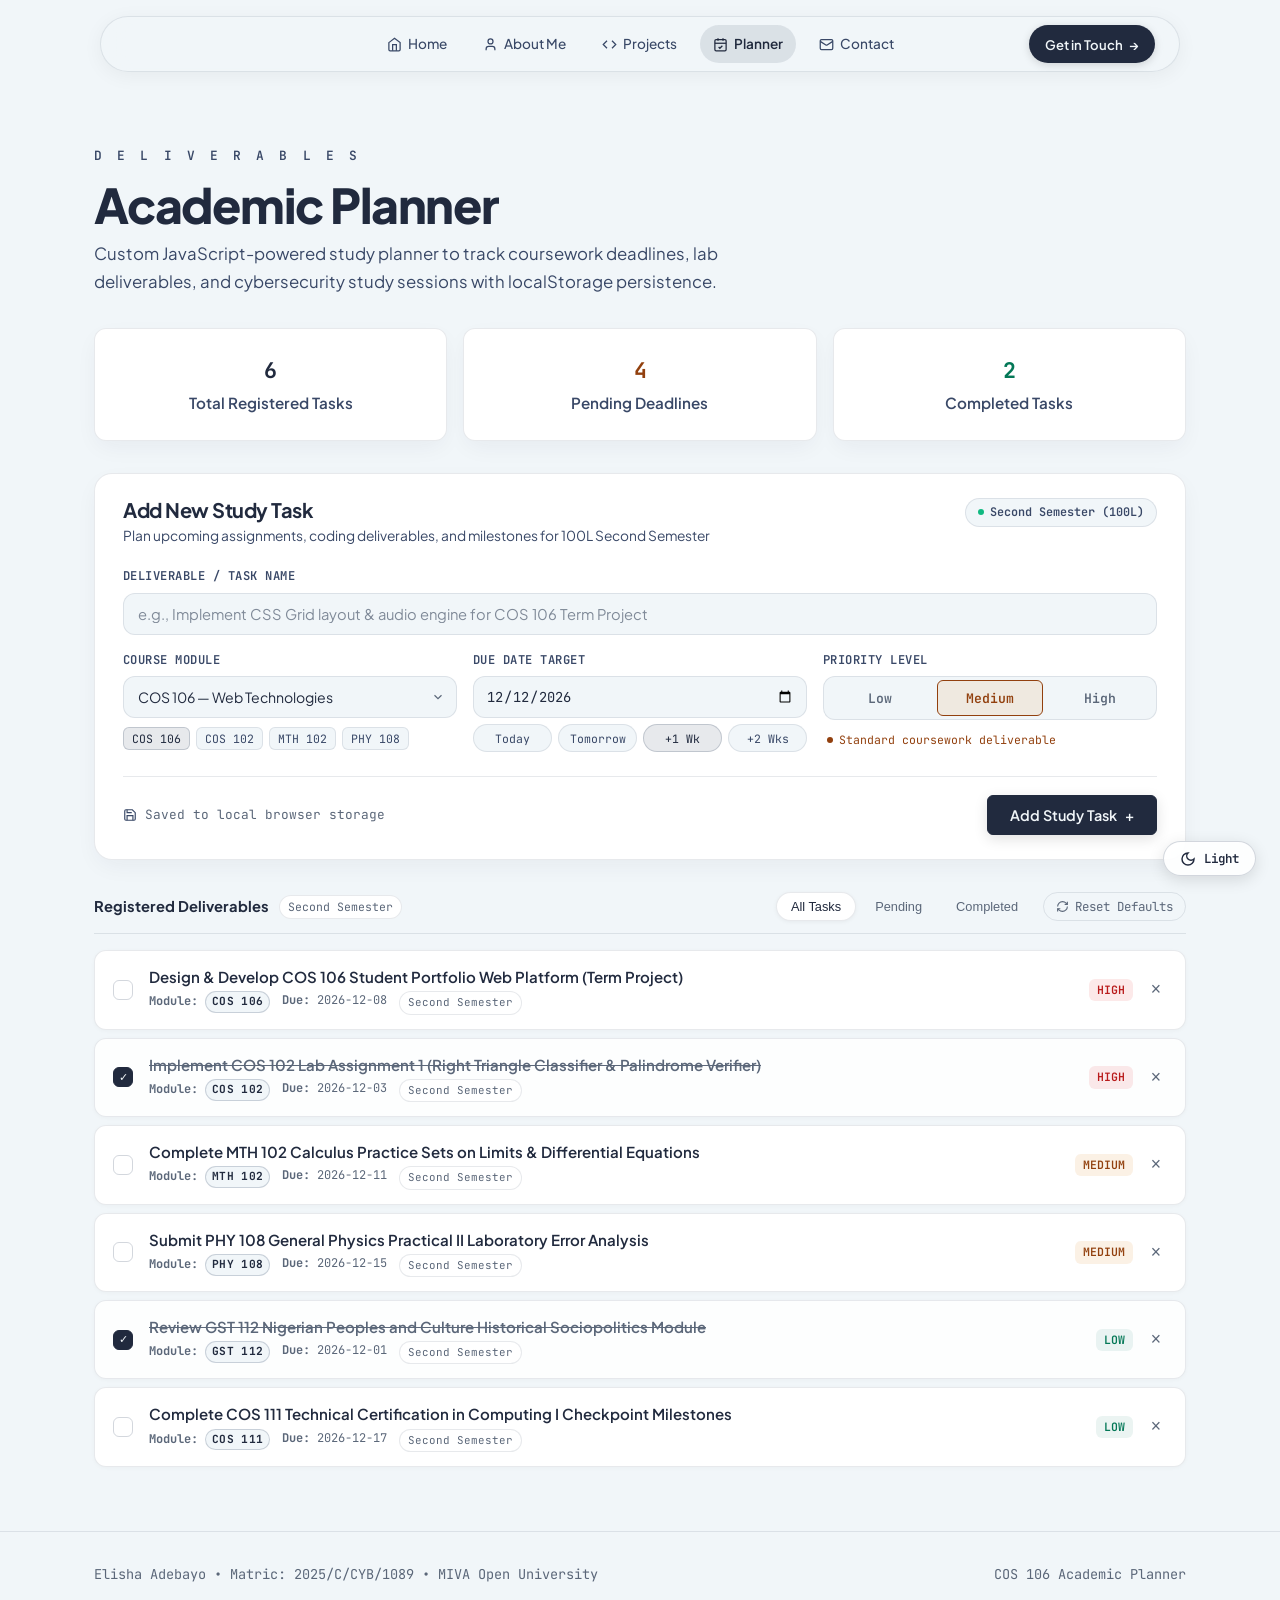
<file: planner.html>
<!DOCTYPE html>
<html lang="en" data-theme="light">
<head>
  <meta charset="UTF-8" />
  <meta name="viewport" content="width=device-width, initial-scale=1.0" />
  <script>/* apply saved theme before first paint */try{if(localStorage.getItem('elisha_portfolio_theme')==='dark'){var h=document.documentElement;h.setAttribute('data-theme','dark');h.classList.add('dark');}}catch(e){}</script>
  <meta name="description" content="Academic Planner & Task Management System for Elisha Adebayo, Cybersecurity Undergraduate." />
  <title>Academic Planner | Elisha Adebayo</title>
  <link rel="icon" type="image/svg+xml" href="favicon.svg?v=6.2" />
    <link rel="preconnect" href="https://fonts.googleapis.com" />
  <link rel="preconnect" href="https://fonts.gstatic.com" crossorigin />
  <link rel="stylesheet" href="https://fonts.googleapis.com/css2?family=JetBrains+Mono:wght@400;500;600&family=Plus+Jakarta+Sans:wght@300;400;500;600;700;800&display=swap" />
  <link rel="stylesheet" href="css/style.css?v=6.2" />
  <link rel="prefetch" href="index.html" as="document" />
  <link rel="prefetch" href="about.html" as="document" />
  <link rel="prefetch" href="projects.html" as="document" />
  <link rel="prefetch" href="contact.html" as="document" />
</head>
<body>

  <!-- SCROLL-MORPHING iOS LIQUID GLASS NAVBAR -->
  <header class="site-header">
    <div class="nav-shell">
      <div class="nav-spacer-left">
        <a href="index.html" class="nav-brand-title">Elisha Adebayo</a>
      </div>
      <!-- Desktop Navigation Links with SVG Icons -->
      <nav aria-label="Main Navigation">
        <ul class="nav-menu">
          <li>
            <a href="index.html" class="nav-link">
              <svg xmlns="http://www.w3.org/2000/svg" viewBox="0 0 24 24" fill="none" stroke="currentColor"><path d="m3 9 9-7 9 7v11a2 2 0 0 1-2 2H5a2 2 0 0 1-2-2z"/><polyline points="9 22 9 12 15 12 15 22"/></svg>
              <span>Home</span>
            </a>
          </li>
          <li>
            <a href="about.html" class="nav-link">
              <svg xmlns="http://www.w3.org/2000/svg" viewBox="0 0 24 24" fill="none" stroke="currentColor"><path d="M19 21v-2a4 4 0 0 0-4-4H9a4 4 0 0 0-4 4v2"/><circle cx="12" cy="7" r="4"/></svg>
              <span>About Me</span>
            </a>
          </li>
          <li>
            <a href="projects.html" class="nav-link">
              <svg xmlns="http://www.w3.org/2000/svg" viewBox="0 0 24 24" fill="none" stroke="currentColor"><polyline points="16 18 22 12 16 6"/><polyline points="8 6 2 12 8 18"/></svg>
              <span>Projects</span>
            </a>
          </li>
          <li>
            <a href="planner.html" class="nav-link active">
              <svg xmlns="http://www.w3.org/2000/svg" viewBox="0 0 24 24" fill="none" stroke="currentColor"><rect width="18" height="18" x="3" y="4" rx="2" ry="2"/><line x1="16" x2="16" y1="2" y2="6"/><line x1="8" x2="8" y1="2" y2="6"/><line x1="3" x2="21" y1="10" y2="10"/><path d="m9 16 2 2 4-4"/></svg>
              <span>Planner</span>
            </a>
          </li>
          <li>
            <a href="contact.html" class="nav-link">
              <svg xmlns="http://www.w3.org/2000/svg" viewBox="0 0 24 24" fill="none" stroke="currentColor"><rect width="20" height="16" x="2" y="4" rx="2" stroke-linecap="round"/><path d="m22 7-8.97 5.7a1.94 1.94 0 0 1-2.06 0L2 7"/></svg>
              <span>Contact</span>
            </a>
          </li>
        </ul>
      </nav>

      <!-- Nav Actions -->
      <div class="nav-actions">
        <a href="contact.html" class="nav-resume-btn">
          <span>Get in Touch</span>
          <span>&rarr;</span>
        </a>

        <button type="button" class="mobile-toggle" aria-label="Toggle navigation" aria-expanded="false">
          <span class="hamburger-bar"></span>
          <span class="hamburger-bar"></span>
          <span class="hamburger-bar"></span>
        </button>
      </div>

    </div>
  </header>

  <!-- MOBILE NAVIGATION DRAWER -->
  <aside class="mobile-nav-overlay" aria-label="Mobile Navigation Drawer">
    <a href="index.html" class="mobile-nav-link">Home</a>
    <a href="about.html" class="mobile-nav-link">About Me</a>
    <a href="projects.html" class="mobile-nav-link">Projects</a>
    <a href="planner.html" class="mobile-nav-link active">Academic Planner</a>
    <a href="contact.html" class="mobile-nav-link">Contact</a>
        </aside>

  <!-- MAIN CONTENT -->
  <main id="main-content" class="container">
    
    <!-- PAGE HEADER -->
    <header class="page-header">
      <div class="hero-intro-lead" style="font-size: 0.8rem;">D E L I V E R A B L E S</div>
      <h1 class="page-title">Academic Planner</h1>
      <p class="page-subtitle">
        Custom JavaScript-powered study planner to track coursework deadlines, lab deliverables, and cybersecurity study sessions with localStorage persistence.
      </p>
    </header>

    <!-- PLANNER STATS BAR -->
    <section class="planner-stats-bar" aria-label="Planner Statistics">
      <div class="planner-stat-item">
        <div id="countTotal" class="stat-code">0</div>
        <div class="stat-name">Total Registered Tasks</div>
      </div>
      <div class="planner-stat-item">
        <div id="countPending" class="stat-code" style="color: var(--status-med);">0</div>
        <div class="stat-name">Pending Deadlines</div>
      </div>
      <div class="planner-stat-item">
        <div id="countCompleted" class="stat-code" style="color: var(--status-low);">0</div>
        <div class="stat-name">Completed Tasks</div>
      </div>
    </section>

    <!-- ADD TASK FORM -->
    <section class="planner-card-shell" aria-label="Add New Task Section">
      <div class="planner-card-header">
        <div>
          <h2 class="planner-card-title">Add New Study Task</h2>
          <p class="planner-card-subtitle">Plan upcoming assignments, coding deliverables, and milestones for 100L Second Semester</p>
        </div>
        <div class="semester-indicator-chip">
          <span class="chip-pip"></span>
          <span>Second Semester (100L)</span>
        </div>
      </div>
      
      <form id="plannerForm" class="modern-task-form" novalidate>
        
        <!-- Primary Row: Full-Width Task Title -->
        <div class="form-field-group">
          <label for="taskTitle" class="form-label">Deliverable / Task Name</label>
          <input type="text" id="taskTitle" class="text-input" placeholder="e.g., Implement CSS Grid layout & audio engine for COS 106 Term Project" required />
        </div>

        <!-- Secondary Row: 3 Symmetrical Columns (Course Module, Due Date, Priority Level) -->
        <div class="form-triad-grid">
          
          <!-- Column 1: Course Module Dropdown & Quick Badges -->
          <div class="form-field-group">
            <label for="taskCourse" class="form-label">Course Module</label>
            <div class="custom-select-wrapper">
              <select id="taskCourse" class="text-input custom-select">
                <option value="COS 106" selected>COS 106 — Web Technologies</option>
                <option value="COS 102">COS 102 — Problem Solving</option>
                <option value="MTH 102">MTH 102 — Elementary Mathematics II</option>
                <option value="PHY 102">PHY 102 — General Physics II</option>
                <option value="PHY 108">PHY 108 — General Physics Practical II</option>
                <option value="GST 112">GST 112 — Nigerian Peoples & Culture</option>
                <option value="GST 122">GST 122 — Communication Skills II</option>
                <option value="COS 111">COS 111 — Computing Certification I</option>
              </select>
              <div class="select-chevron-icon" aria-hidden="true">
                <svg xmlns="http://www.w3.org/2000/svg" width="14" height="14" viewBox="0 0 24 24" fill="none" stroke="currentColor" stroke-width="2"><path d="m6 9 6 6 6-6"/></svg>
              </div>
            </div>
            <!-- Sub-row: Quick Course Badges -->
            <div class="quick-course-pills" role="group" aria-label="Quick Select Course">
              <button type="button" class="quick-course-pill active" data-course="COS 106">COS 106</button>
              <button type="button" class="quick-course-pill" data-course="COS 102">COS 102</button>
              <button type="button" class="quick-course-pill" data-course="MTH 102">MTH 102</button>
              <button type="button" class="quick-course-pill" data-course="PHY 108">PHY 108</button>
            </div>
          </div>

          <!-- Column 2: Due Date Target & Presets -->
          <div class="form-field-group">
            <label for="taskDueDate" class="form-label">Due Date Target</label>
            <input type="date" id="taskDueDate" class="custom-date-field" />
            <!-- Sub-row: Preset Date Chips -->
            <div class="date-preset-chips" role="group" aria-label="Quick Date Presets">
              <button type="button" class="date-chip-btn" data-offset="0">Today</button>
              <button type="button" class="date-chip-btn" data-offset="1">Tomorrow</button>
              <button type="button" class="date-chip-btn active" data-offset="7">+1 Wk</button>
              <button type="button" class="date-chip-btn" data-offset="14">+2 Wks</button>
            </div>
          </div>

          <!-- Column 3: Priority Level (Segmented Control) -->
          <div class="form-field-group">
            <label class="form-label">Priority Level</label>
            <div class="priority-segmented-control" role="group" aria-label="Task Priority">
              <button type="button" class="priority-segment-btn" data-priority="low">Low</button>
              <button type="button" class="priority-segment-btn active" data-priority="medium">Medium</button>
              <button type="button" class="priority-segment-btn" data-priority="high">High</button>
            </div>
            <input type="hidden" id="taskPriority" value="medium" />
            <!-- Sub-row: Dynamic Priority Status Note -->
            <div id="priorityStatusNote" class="priority-status-note note-medium">
              <span class="status-pip"></span>
              <span class="status-text">Standard coursework deliverable</span>
            </div>
          </div>

        </div>

        <!-- Integrated Card Footer Action Bar -->
        <div class="planner-form-footer">
          <div class="form-footer-hint">
            <svg xmlns="http://www.w3.org/2000/svg" width="14" height="14" viewBox="0 0 24 24" fill="none" stroke="currentColor" stroke-width="2"><path d="M19 21H5a2 2 0 0 1-2-2V5a2 2 0 0 1 2-2h11l5 5v11a2 2 0 0 1-2 2z"/><polyline points="17 21 17 13 7 13 7 21"/><polyline points="7 3 7 8 15 8"/></svg>
            <span>Saved to local browser storage</span>
          </div>

          <button type="submit" class="btn btn-primary" id="btnAddTask">
            <span>Add Study Task</span>
            <span>&plus;</span>
          </button>
        </div>

      </form>
    </section>

    <!-- TASK MANAGEMENT LIST -->
    <section aria-label="Tasks List">
      <div class="task-toolbar">
        <div style="display: flex; align-items: center; gap: 10px;">
          <span style="font-size: 0.92rem; font-weight: 700; color: var(--text-main);">Registered Deliverables</span>
          <span class="semester-pill-small">Second Semester</span>
        </div>
        
        <div style="display: flex; align-items: center; gap: 10px; flex-wrap: wrap;">
          <div class="filter-pills" role="group" aria-label="Task Filters">
            <button class="filter-pill-btn active" data-filter="all">All Tasks</button>
            <button class="filter-pill-btn" data-filter="pending">Pending</button>
            <button class="filter-pill-btn" data-filter="completed">Completed</button>
          </div>

          <button type="button" id="btnResetTasks" class="btn-reset-tasks" title="Reset to Semester 2 default coursework">
            <svg xmlns="http://www.w3.org/2000/svg" width="13" height="13" viewBox="0 0 24 24" fill="none" stroke="currentColor" stroke-width="2"><path d="M3 12a9 9 0 0 1 9-9 9.75 9.75 0 0 1 6.74 2.74L21 8"/><path d="M21 3v5h-5"/><path d="M21 12a9 9 0 0 1-9 9 9.75 9.75 0 0 1-6.74-2.74L3 16"/><path d="M3 21v-5h5"/></svg>
            <span>Reset Defaults</span>
          </button>
        </div>
      </div>

      <!-- DYNAMIC TASK CONTAINER POPULATED BY JAVASCRIPT -->
      <div id="taskList" class="task-stream">
        <!-- Rendered dynamically via js/planner.js -->
      </div>
    </section>

  </main>

  <!-- FOOTER -->
  <footer class="site-footer" style="margin-top: 64px;">
    <div class="container">
      <div class="footer-row">
        <span class="footer-meta">Elisha Adebayo &bull; Matric: 2025/C/CYB/1089 &bull; MIVA Open University</span>
        <span class="footer-meta">COS 106 Academic Planner</span>
      </div>
    </div>
  </footer>

  <!-- FLOATING QUICK THEME SWITCHER -->
  <button type="button" class="floating-theme-switch" aria-label="Toggle theme mode" title="Toggle Light/Dark Theme">
    <svg class="icon-sun" xmlns="http://www.w3.org/2000/svg" viewBox="0 0 24 24" fill="none" stroke="currentColor" style="display:none;"><circle cx="12" cy="12" r="4"/><path d="M12 2v2"/><path d="M12 20v2"/><path d="m4.93 4.93 1.41 1.41"/><path d="m17.66 17.66 1.41 1.41"/><path d="M2 12h2"/><path d="M20 12h2"/><path d="m6.34 17.66-1.41 1.41"/><path d="m19.07 4.93-1.41 1.41"/></svg>
    <svg class="icon-moon" xmlns="http://www.w3.org/2000/svg" viewBox="0 0 24 24" fill="none" stroke="currentColor"><path d="M12 3a6 6 0 0 0 9 9 9 9 0 1 1-9-9Z"/></svg>
    <span class="theme-label">Light</span>
  </button>

  <script src="js/effects.js?v=6.2"></script>
  <script src="js/planner.js?v=6.2"></script>
</body>
</html>
</file>
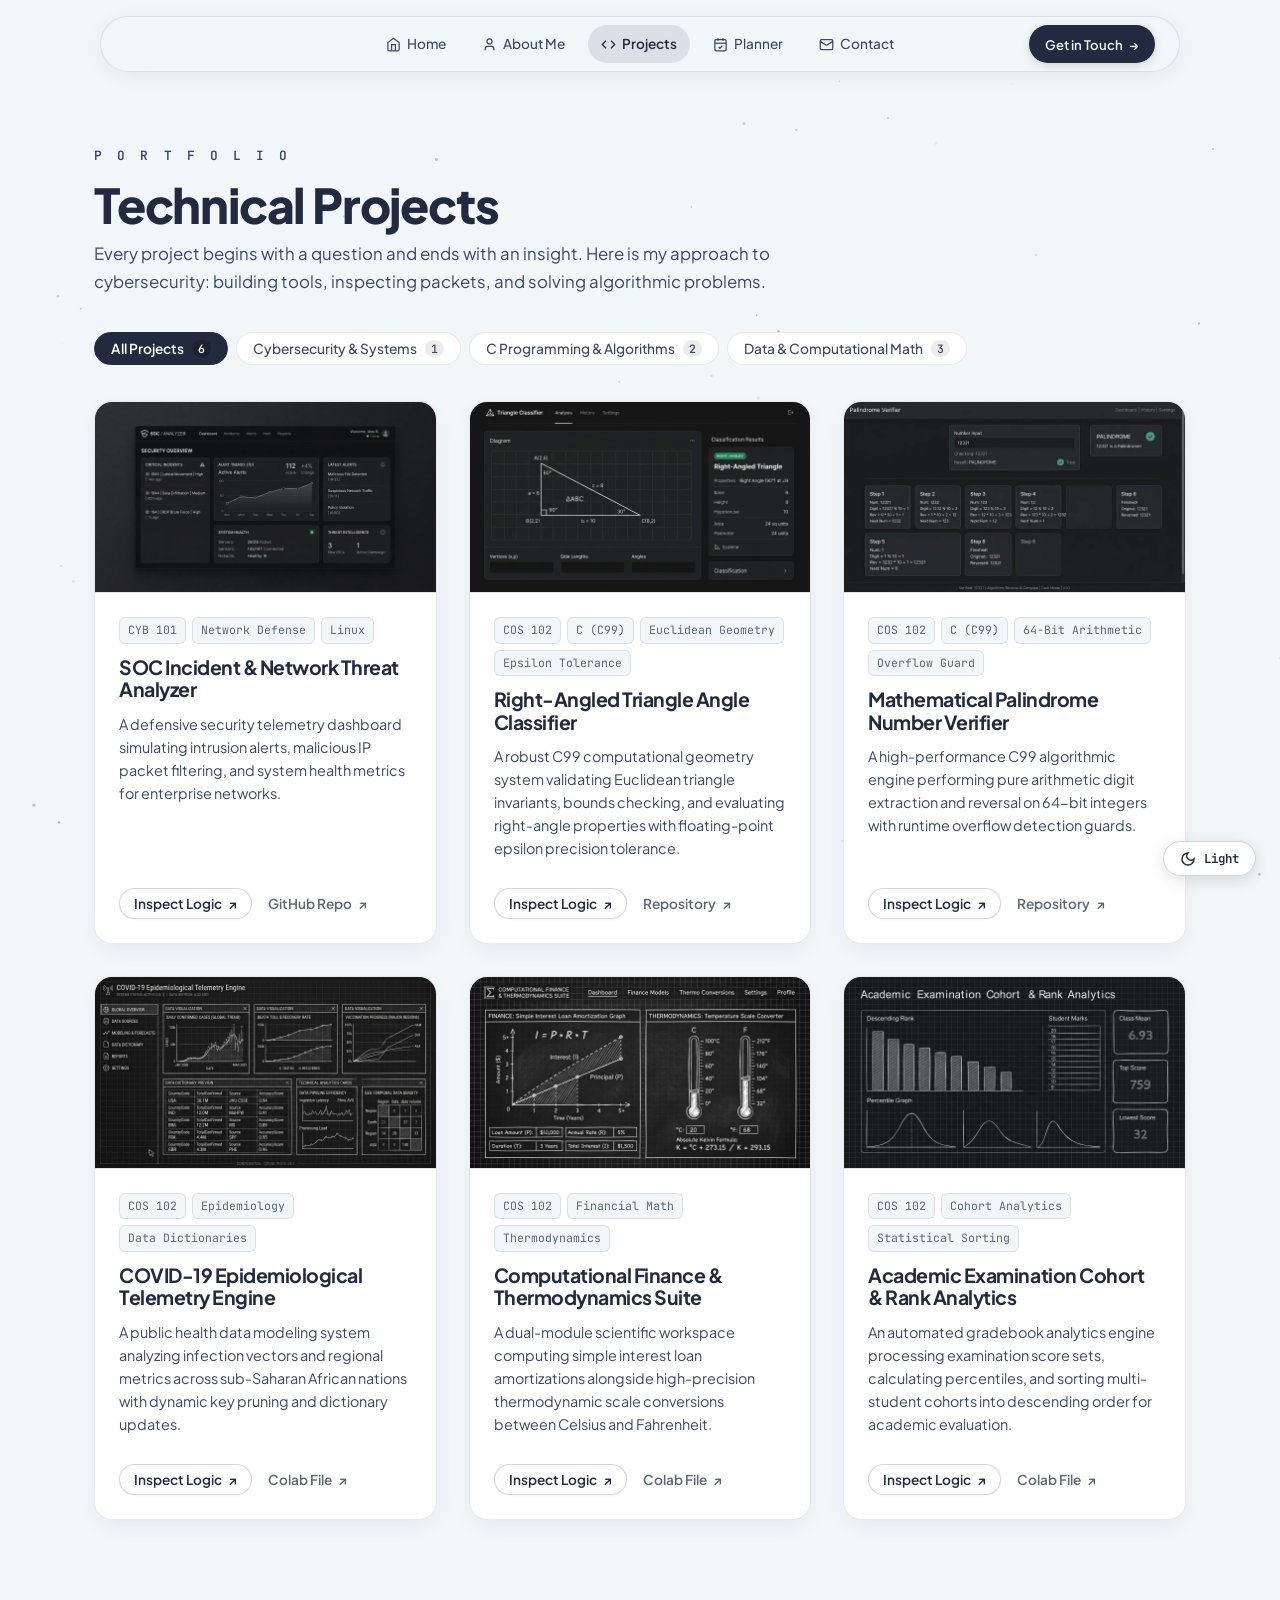
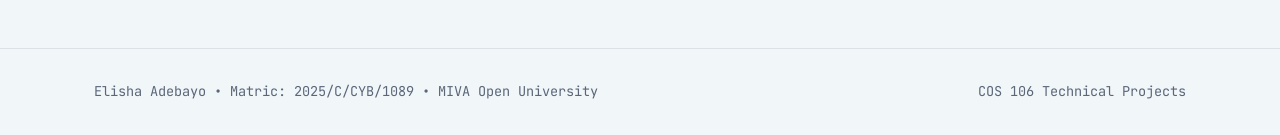
<file: projects.html>
<!DOCTYPE html>
<html lang="en" data-theme="light">
<head>
  <meta charset="UTF-8" />
  <meta name="viewport" content="width=device-width, initial-scale=1.0" />
  <script>/* apply saved theme before first paint */try{if(localStorage.getItem('elisha_portfolio_theme')==='dark'){var h=document.documentElement;h.setAttribute('data-theme','dark');h.classList.add('dark');}}catch(e){}</script>
  <meta name="description" content="Elisha Adebayo's Academic & Technical Projects in Cybersecurity and Problem Solving." />
  <title>Projects | Elisha Adebayo</title>
  <link rel="icon" type="image/svg+xml" href="favicon.svg?v=6.2" />
    <link rel="preconnect" href="https://fonts.googleapis.com" />
  <link rel="preconnect" href="https://fonts.gstatic.com" crossorigin />
  <link rel="stylesheet" href="https://fonts.googleapis.com/css2?family=JetBrains+Mono:wght@400;500;600&family=Plus+Jakarta+Sans:wght@300;400;500;600;700;800&display=swap" />
  <link rel="stylesheet" href="css/style.css?v=6.2" />
  <link rel="prefetch" href="index.html" as="document" />
  <link rel="prefetch" href="about.html" as="document" />
  <link rel="prefetch" href="planner.html" as="document" />
  <link rel="prefetch" href="contact.html" as="document" />
</head>
<body>

  <!-- SCROLL-MORPHING iOS LIQUID GLASS NAVBAR -->
  <header class="site-header">
    <div class="nav-shell">
      <div class="nav-spacer-left">
        <a href="index.html" class="nav-brand-title">Elisha Adebayo</a>
      </div>
      <!-- Desktop Navigation Links with SVG Icons -->
      <nav aria-label="Main Navigation">
        <ul class="nav-menu">
          <li>
            <a href="index.html" class="nav-link">
              <svg xmlns="http://www.w3.org/2000/svg" viewBox="0 0 24 24" fill="none" stroke="currentColor"><path d="m3 9 9-7 9 7v11a2 2 0 0 1-2 2H5a2 2 0 0 1-2-2z"/><polyline points="9 22 9 12 15 12 15 22"/></svg>
              <span>Home</span>
            </a>
          </li>
          <li>
            <a href="about.html" class="nav-link">
              <svg xmlns="http://www.w3.org/2000/svg" viewBox="0 0 24 24" fill="none" stroke="currentColor"><path d="M19 21v-2a4 4 0 0 0-4-4H9a4 4 0 0 0-4 4v2"/><circle cx="12" cy="7" r="4"/></svg>
              <span>About Me</span>
            </a>
          </li>
          <li>
            <a href="projects.html" class="nav-link active">
              <svg xmlns="http://www.w3.org/2000/svg" viewBox="0 0 24 24" fill="none" stroke="currentColor"><polyline points="16 18 22 12 16 6"/><polyline points="8 6 2 12 8 18"/></svg>
              <span>Projects</span>
            </a>
          </li>
          <li>
            <a href="planner.html" class="nav-link">
              <svg xmlns="http://www.w3.org/2000/svg" viewBox="0 0 24 24" fill="none" stroke="currentColor"><rect width="18" height="18" x="3" y="4" rx="2" ry="2"/><line x1="16" x2="16" y1="2" y2="6"/><line x1="8" x2="8" y1="2" y2="6"/><line x1="3" x2="21" y1="10" y2="10"/><path d="m9 16 2 2 4-4"/></svg>
              <span>Planner</span>
            </a>
          </li>
          <li>
            <a href="contact.html" class="nav-link">
              <svg xmlns="http://www.w3.org/2000/svg" viewBox="0 0 24 24" fill="none" stroke="currentColor"><rect width="20" height="16" x="2" y="4" rx="2"/><path d="m22 7-8.97 5.7a1.94 1.94 0 0 1-2.06 0L2 7"/></svg>
              <span>Contact</span>
            </a>
          </li>
        </ul>
      </nav>

      <!-- Nav Actions -->
      <div class="nav-actions">
        <a href="contact.html" class="nav-resume-btn">
          <span>Get in Touch</span>
          <span>&rarr;</span>
        </a>

        <button type="button" class="mobile-toggle" aria-label="Toggle navigation" aria-expanded="false">
          <span class="hamburger-bar"></span>
          <span class="hamburger-bar"></span>
          <span class="hamburger-bar"></span>
        </button>
      </div>

    </div>
  </header>

  <!-- MOBILE NAVIGATION DRAWER -->
  <aside class="mobile-nav-overlay" aria-label="Mobile Navigation Drawer">
    <a href="index.html" class="mobile-nav-link">Home</a>
    <a href="about.html" class="mobile-nav-link">About Me</a>
    <a href="projects.html" class="mobile-nav-link active">Projects</a>
    <a href="planner.html" class="mobile-nav-link">Academic Planner</a>
    <a href="contact.html" class="mobile-nav-link">Contact</a>
        </aside>

  <!-- MAIN CONTENT -->
  <main id="main-content" class="container">
    
    <!-- PAGE HEADER -->
    <header class="page-header">
      <div class="hero-intro-lead" style="font-size: 0.8rem;">P O R T F O L I O</div>
      <h1 class="page-title">Technical Projects</h1>
      <p class="page-subtitle">
        Every project begins with a question and ends with an insight. Here is my approach to cybersecurity: building tools, inspecting packets, and solving algorithmic problems.
      </p>
    </header>

    <!-- PROJECTS FILTER BAR -->
    <div class="projects-filter-bar" role="group" aria-label="Project Categories">
      <button type="button" class="filter-tab active" data-filter="all">All Projects <span class="tab-count">6</span></button>
      <button type="button" class="filter-tab" data-filter="cybersecurity">Cybersecurity &amp; Systems <span class="tab-count">1</span></button>
      <button type="button" class="filter-tab" data-filter="algorithms">C Programming &amp; Algorithms <span class="tab-count">2</span></button>
      <button type="button" class="filter-tab" data-filter="analytics">Data &amp; Computational Math <span class="tab-count">3</span></button>
    </div>

    <!-- PROJECTS GRID -->
    <section aria-label="Projects Showcase" class="projects-grid">
      
      <!-- Project 1: SOC Analyzer -->
      <article class="project-card" data-category="cybersecurity">
        <div class="project-img-box">
          <picture>
            <source srcset="images/project_cybersecurity.webp" type="image/webp" />
            <img src="images/project_cybersecurity.webp" alt="SOC Security Analyzer Dashboard Interface" width="680" height="380" loading="lazy" />
          </picture>
        </div>
        <div class="project-content">
          <div class="project-tag-row">
            <span class="project-tag">CYB 101</span>
            <span class="project-tag">Network Defense</span>
            <span class="project-tag">Linux</span>
          </div>
          <h2 class="project-title">SOC Incident &amp; Network Threat Analyzer</h2>
          <p style="font-size: 0.9rem; color: var(--text-secondary); line-height: 1.6;">
            A defensive security telemetry dashboard simulating intrusion alerts, malicious IP packet filtering, and system health metrics for enterprise networks.
          </p>
          <div class="project-links">
            <button type="button" class="project-action code-trigger-btn" data-project="soc">
              <span>Inspect Logic</span>
              <span>&nearr;</span>
            </button>
            <a href="https://github.com/Arshavin988" target="_blank" rel="noopener noreferrer" class="project-action" style="color: var(--text-muted);">
              <span>GitHub Repo</span>
              <span>&nearr;</span>
            </a>
          </div>
        </div>
      </article>

      <!-- Project 2: Triangle Geometry Classifier -->
      <article class="project-card" data-category="algorithms">
        <div class="project-img-box">
          <picture>
            <source srcset="images/project_triangle.webp" type="image/webp" />
            <img src="images/project_triangle.webp" alt="Triangle Classifier Algorithm Interface" width="680" height="380" loading="lazy" />
          </picture>
        </div>
        <div class="project-content">
          <div class="project-tag-row">
            <span class="project-tag">COS 102</span>
            <span class="project-tag">C (C99)</span>
            <span class="project-tag">Euclidean Geometry</span>
            <span class="project-tag">Epsilon Tolerance</span>
          </div>
          <h2 class="project-title">Right-Angled Triangle Angle Classifier</h2>
          <p style="font-size: 0.9rem; color: var(--text-secondary); line-height: 1.6;">
            A robust C99 computational geometry system validating Euclidean triangle invariants, bounds checking, and evaluating right-angle properties with floating-point epsilon precision tolerance.
          </p>
          <div class="project-links">
            <button type="button" class="project-action code-trigger-btn" data-project="triangle">
              <span>Inspect Logic</span>
              <span>&nearr;</span>
            </button>
            <a href="https://github.com/Arshavin988" target="_blank" rel="noopener noreferrer" class="project-action" style="color: var(--text-muted);">
              <span>Repository</span>
              <span>&nearr;</span>
            </a>
          </div>
        </div>
      </article>

      <!-- Project 3: Palindrome Algorithm Engine -->
      <article class="project-card" data-category="algorithms">
        <div class="project-img-box">
          <picture>
            <source srcset="images/project_palindrome.webp" type="image/webp" />
            <img src="images/project_palindrome.webp" alt="Palindrome Number Verifier Interface" width="680" height="380" loading="lazy" />
          </picture>
        </div>
        <div class="project-content">
          <div class="project-tag-row">
            <span class="project-tag">COS 102</span>
            <span class="project-tag">C (C99)</span>
            <span class="project-tag">64-Bit Arithmetic</span>
            <span class="project-tag">Overflow Guard</span>
          </div>
          <h2 class="project-title">Mathematical Palindrome Number Verifier</h2>
          <p style="font-size: 0.9rem; color: var(--text-secondary); line-height: 1.6;">
            A high-performance C99 algorithmic engine performing pure arithmetic digit extraction and reversal on 64-bit integers with runtime overflow detection guards.
          </p>
          <div class="project-links">
            <button type="button" class="project-action code-trigger-btn" data-project="palindrome">
              <span>Inspect Logic</span>
              <span>&nearr;</span>
            </button>
            <a href="https://github.com/Arshavin988" target="_blank" rel="noopener noreferrer" class="project-action" style="color: var(--text-muted);">
              <span>Repository</span>
              <span>&nearr;</span>
            </a>
          </div>
        </div>
      </article>

      <!-- Project 4: COVID-19 Epidemiological Telemetry Engine (Last Semester) -->
      <article class="project-card" data-category="analytics">
        <div class="project-img-box">
          <picture>
            <source srcset="images/project_covid_analytics.webp" type="image/webp" />
            <img src="images/project_covid_analytics.webp" alt="COVID-19 Telemetry Engine Interface" width="680" height="380" loading="lazy" />
          </picture>
        </div>
        <div class="project-content">
          <div class="project-tag-row">
            <span class="project-tag">COS 102</span>
            <span class="project-tag">Epidemiology</span>
            <span class="project-tag">Data Dictionaries</span>
          </div>
          <h2 class="project-title">COVID-19 Epidemiological Telemetry Engine</h2>
          <p style="font-size: 0.9rem; color: var(--text-secondary); line-height: 1.6;">
            A public health data modeling system analyzing infection vectors and regional metrics across sub-Saharan African nations with dynamic key pruning and dictionary updates.
          </p>
          <div class="project-links">
            <button type="button" class="project-action code-trigger-btn" data-project="covid">
              <span>Inspect Logic</span>
              <span>&nearr;</span>
            </button>
            <a href="https://github.com/Arshavin988" target="_blank" rel="noopener noreferrer" class="project-action" style="color: var(--text-muted);">
              <span>Colab File</span>
              <span>&nearr;</span>
            </a>
          </div>
        </div>
      </article>

      <!-- Project 5: Computational Finance & Thermodynamics Suite (Last Semester) -->
      <article class="project-card" data-category="analytics">
        <div class="project-img-box">
          <picture>
            <source srcset="images/project_finance_thermo.webp" type="image/webp" />
            <img src="images/project_finance_thermo.webp" alt="Finance and Thermodynamics Suite Interface" width="680" height="380" loading="lazy" />
          </picture>
        </div>
        <div class="project-content">
          <div class="project-tag-row">
            <span class="project-tag">COS 102</span>
            <span class="project-tag">Financial Math</span>
            <span class="project-tag">Thermodynamics</span>
          </div>
          <h2 class="project-title">Computational Finance &amp; Thermodynamics Suite</h2>
          <p style="font-size: 0.9rem; color: var(--text-secondary); line-height: 1.6;">
            A dual-module scientific workspace computing simple interest loan amortizations alongside high-precision thermodynamic scale conversions between Celsius and Fahrenheit.
          </p>
          <div class="project-links">
            <button type="button" class="project-action code-trigger-btn" data-project="finance">
              <span>Inspect Logic</span>
              <span>&nearr;</span>
            </button>
            <a href="https://github.com/Arshavin988" target="_blank" rel="noopener noreferrer" class="project-action" style="color: var(--text-muted);">
              <span>Colab File</span>
              <span>&nearr;</span>
            </a>
          </div>
        </div>
      </article>

      <!-- Project 6: Academic Examination Cohort Analytics (Last Semester) -->
      <article class="project-card" data-category="analytics">
        <div class="project-img-box">
          <picture>
            <source srcset="images/project_grade_analytics.webp" type="image/webp" />
            <img src="images/project_grade_analytics.webp" alt="Cohort Performance and Rank Engine Interface" width="680" height="380" loading="lazy" />
          </picture>
        </div>
        <div class="project-content">
          <div class="project-tag-row">
            <span class="project-tag">COS 102</span>
            <span class="project-tag">Cohort Analytics</span>
            <span class="project-tag">Statistical Sorting</span>
          </div>
          <h2 class="project-title">Academic Examination Cohort &amp; Rank Analytics</h2>
          <p style="font-size: 0.9rem; color: var(--text-secondary); line-height: 1.6;">
            An automated gradebook analytics engine processing examination score sets, calculating percentiles, and sorting multi-student cohorts into descending order for academic evaluation.
          </p>
          <div class="project-links">
            <button type="button" class="project-action code-trigger-btn" data-project="grade">
              <span>Inspect Logic</span>
              <span>&nearr;</span>
            </button>
            <a href="https://github.com/Arshavin988" target="_blank" rel="noopener noreferrer" class="project-action" style="color: var(--text-muted);">
              <span>Colab File</span>
              <span>&nearr;</span>
            </a>
          </div>
        </div>
      </article>

    </section>

  </main>

  <!-- FOOTER -->
  <footer class="site-footer" style="margin-top: 64px;">
    <div class="container">
      <div class="footer-row">
        <span class="footer-meta">Elisha Adebayo &bull; Matric: 2025/C/CYB/1089 &bull; MIVA Open University</span>
        <span class="footer-meta">COS 106 Technical Projects</span>
      </div>
    </div>
  </footer>

  <!-- CODE INSPECTOR MODAL -->
  <div id="projectCodeModal" class="code-modal-overlay" role="dialog" aria-modal="true" aria-labelledby="modalProjectTitle" aria-hidden="true">
    <div class="code-modal-card">
      <div class="code-modal-header">
        <div class="code-modal-title-group">
          <span id="modalProjectTitle" class="code-modal-title">Project Code</span>
          <span id="modalProjectSubtitle" class="code-modal-subtitle">Source Code &amp; Execution Logic</span>
        </div>
        <div class="code-modal-actions">
          <button type="button" id="copyCodeBtn" class="code-modal-copy-btn" title="Copy code to clipboard">
            <svg width="14" height="14" viewBox="0 0 24 24" fill="none" stroke="currentColor" stroke-width="2"><rect x="9" y="9" width="13" height="13" rx="2" ry="2"/><path d="M5 15H4a2 2 0 0 1-2-2V4a2 2 0 0 1 2-2h9a2 2 0 0 1 2 2v1"/></svg>
            <span class="copy-label">Copy Code</span>
          </button>
          <button type="button" id="closeCodeModalBtn" class="code-modal-close-btn" aria-label="Close dialog">
            <svg width="14" height="14" viewBox="0 0 24 24" fill="none" stroke="currentColor" stroke-width="2"><line x1="18" y1="6" x2="6" y2="18"/><line x1="6" y1="6" x2="18" y2="18"/></svg>
            <span>Close</span>
          </button>
        </div>
      </div>
      <div class="code-modal-body">
        <p id="modalProjectAbstract" class="code-modal-abstract"></p>
        <pre class="code-modal-pre"><code id="modalProjectCode"></code></pre>
      </div>
    </div>
  </div>

  <!-- FLOATING QUICK THEME SWITCHER -->
  <button type="button" class="floating-theme-switch" aria-label="Toggle theme mode" title="Toggle Light/Dark Theme">
    <svg class="icon-sun" xmlns="http://www.w3.org/2000/svg" viewBox="0 0 24 24" fill="none" stroke="currentColor" style="display:none;"><circle cx="12" cy="12" r="4"/><path d="M12 2v2"/><path d="M12 20v2"/><path d="m4.93 4.93 1.41 1.41"/><path d="m17.66 17.66 1.41 1.41"/><path d="M2 12h2"/><path d="M20 12h2"/><path d="m6.34 17.66-1.41 1.41"/><path d="m19.07 4.93-1.41 1.41"/></svg>
    <svg class="icon-moon" xmlns="http://www.w3.org/2000/svg" viewBox="0 0 24 24" fill="none" stroke="currentColor"><path d="M12 3a6 6 0 0 0 9 9 9 9 0 1 1-9-9Z"/></svg>
    <span class="theme-label">Light</span>
  </button>

  <script src="js/effects.js?v=6.2"></script>
</body>
</html>
</file>
<file: css/style.css>
/* ==========================================================================
   COS 106: Introduction to Web Technologies - Term Project
   Student: Adebayo Elisha (Cybersecurity, 100 Level, MIVA Open University)
   Architecture: Modern Glassmorphism & Dynamic Geometric Matrix Engine
   Theme: Dual Light (Ice/Steel Slate #F1F6F9) & Dark (Obsidian #0B0F17)
   Interactive: ClickSpark Canvas, Hover Grid Matrix, Scroll-Morphing Liquid Nav
   ========================================================================== */

/* --- DUAL THEME TOKENS --- */
:root,
[data-theme="light"] {
  color-scheme: light;

  /* Light Steel & Frosted Slate Palette */
  --bg-canvas: #F1F6F9;
  --bg-surface: #FFFFFF;
  --bg-surface-raised: rgba(255, 255, 255, 0.85);
  --bg-glass: rgba(241, 246, 249, 0.75);
  --bg-liquid-glass: rgba(255, 255, 255, 0.72);
  --bg-card: rgba(255, 255, 255, 0.8);

  /* Typography */
  --text-main: #212A3E;
  --text-secondary: #394867;
  --text-muted: #5B6779;
  --text-inverse: #FFFFFF;

  /* Borders & Hairlines */
  --border-subtle: rgba(57, 72, 103, 0.12);
  --border-medium: rgba(57, 72, 103, 0.22);
  --border-active: #212A3E;

  /* Accents */
  --accent: #212A3E;
  --accent-secondary: #394867;
  --accent-highlight: #4F709C;
  --accent-glow: rgba(57, 72, 103, 0.12);

  /* Grid Matrix & Ripple Tokens (Balanced Blend) */
  --grid-cell-border: rgba(57, 72, 103, 0.055);
  --grid-cell-hover: rgba(57, 72, 103, 0.12);
  --grid-cell-hover-border: rgba(57, 72, 103, 0.24);
  --grid-ripple-bg: rgba(57, 72, 103, 0.18);
  --grid-ripple-border: rgba(57, 72, 103, 0.28);

  /* Status Colors */
  --status-high: #B91C1C;
  --status-high-bg: rgba(220, 38, 38, 0.1);
  --status-med: #92400E;
  --status-med-bg: rgba(217, 119, 6, 0.1);
  --status-low: #047857;
  --status-low-bg: rgba(4, 120, 87, 0.08);
  --status-info: #1D4ED8;
  --status-info-bg: rgba(29, 78, 216, 0.08);

  /* Shadows */
  --shadow-nav: 0 4px 6px -1px rgba(155, 164, 181, 0.05);
  --shadow-liquid: 0 10px 30px -5px rgba(34, 42, 53, 0.08), 0 1px 2px rgba(0, 0, 0, 0.05), inset 0 1px 0 rgba(255, 255, 255, 0.8);
  --shadow-card: 0 8px 24px -4px rgba(33, 42, 62, 0.06);
  --shadow-card-hover: 0 16px 36px -6px rgba(33, 42, 62, 0.12);
}

[data-theme="dark"],
html.dark {
  color-scheme: dark;

  /* Option B: Dark Obsidian & Titanium Glass */
  --bg-canvas: #0B0F17;
  --bg-surface: #121824;
  --bg-surface-raised: rgba(18, 24, 36, 0.85);
  --bg-glass: rgba(11, 15, 23, 0.75);
  --bg-liquid-glass: rgba(18, 24, 36, 0.75);
  --bg-card: rgba(18, 24, 36, 0.65);

  /* Typography */
  --text-main: #F1F6F9;
  --text-secondary: #9BA4B5;
  --text-muted: #94A3B8;
  --text-inverse: #0B0F17;

  /* Borders & Hairlines */
  --border-subtle: rgba(255, 255, 255, 0.08);
  --border-medium: rgba(255, 255, 255, 0.16);
  --border-active: #60A5FA;

  /* Accents */
  --accent: #60A5FA;
  --accent-secondary: #93C5FD;
  --accent-highlight: #38BDF8;
  --accent-glow: rgba(96, 165, 250, 0.18);

  /* Grid Matrix & Ripple Tokens (Balanced Blend) */
  --grid-cell-border: rgba(147, 197, 253, 0.045);
  --grid-cell-hover: rgba(96, 165, 250, 0.14);
  --grid-cell-hover-border: rgba(96, 165, 250, 0.28);
  --grid-ripple-bg: rgba(96, 165, 250, 0.18);
  --grid-ripple-border: rgba(96, 165, 250, 0.32);

  /* Status Colors */
  --status-high: #F87171;
  --status-high-bg: rgba(248, 113, 113, 0.15);
  --status-med: #FBBF24;
  --status-med-bg: rgba(251, 191, 36, 0.15);
  --status-low: #34D399;
  --status-low-bg: rgba(52, 211, 153, 0.15);
  --status-info: #60A5FA;
  --status-info-bg: rgba(96, 165, 250, 0.15);

  /* Shadows */
  --shadow-nav: 0 4px 6px -1px rgba(0, 0, 0, 0.3);
  --shadow-liquid: 0 12px 36px -5px rgba(0, 0, 0, 0.6), 0 1px 2px rgba(0, 0, 0, 0.4), inset 0 1px 0 rgba(255, 255, 255, 0.12);
  --shadow-card: 0 8px 24px -4px rgba(0, 0, 0, 0.4);
  --shadow-card-hover: 0 16px 40px -6px rgba(0, 0, 0, 0.7);
}

/* --- GLOBAL SETTINGS --- */
:root {
  --font-primary: 'Plus Jakarta Sans', -apple-system, BlinkMacSystemFont, 'Segoe UI', Roboto, sans-serif;
  --font-mono: 'JetBrains Mono', monospace;
  --accent-terminal: var(--accent);
  --accent-primary: var(--accent);

  --space-1: 4px;
  --space-2: 8px;
  --space-3: 12px;
  --space-4: 16px;
  --space-5: 24px;
  --space-6: 32px;
  --space-7: 48px;
  --space-8: 64px;
  --space-9: 96px;

  --radius-sm: 6px;
  --radius-md: 12px;
  --radius-lg: 18px;
  --radius-pill: 9999px;

  --ease-spring: cubic-bezier(0.16, 1, 0.3, 1);
  --max-width: 1140px;
}

/* --- RESET --- */
*,
*::before,
*::after {
  box-sizing: border-box;
  margin: 0;
  padding: 0;
}

/* ==========================================================================
   VIEW TRANSITIONS API THEME RIPPLE (Smooth Circular Mask)
   ========================================================================== */
::view-transition-old(root),
::view-transition-new(root) {
  animation: none;
  mix-blend-mode: normal;
}

::view-transition-old(root) {
  z-index: 1;
}

::view-transition-new(root) {
  z-index: 9999;
}

/* Suppress per-element transitions during theme switch so snapshots are instantaneous */
html.theme-transitioning,
html.theme-transitioning *,
html.theme-transitioning *::before,
html.theme-transitioning *::after {
  transition: none !important;
  animation-duration: 0.001ms !important;
}

html {
  font-family: var(--font-primary);
  background-color: var(--bg-canvas);
  color: var(--text-main);
  font-size: 16px;
  line-height: 1.6;
  scroll-behavior: smooth;
  -webkit-font-smoothing: antialiased;
}

body {
  min-height: 100vh;
  display: flex;
  flex-direction: column;
  background-color: var(--bg-canvas);
  color: var(--text-main);
  overflow-x: hidden;
  position: relative;
  animation: pageFadeIn 0.22s cubic-bezier(0.16, 1, 0.3, 1);
}

@keyframes pageFadeIn {
  from {
    opacity: 0.94;
    transform: translateY(2px);
  }
  to {
    opacity: 1;
    transform: translateY(0);
  }
}

h1,
h2,
h3,
h4,
h5,
h6 {
  color: var(--text-main);
  font-weight: 700;
  line-height: 1.15;
  letter-spacing: -0.025em;
}

p {
  color: var(--text-secondary);
  line-height: 1.65;
}

a {
  color: inherit;
  text-decoration: none;
  transition: all 0.2s ease;
}

/* Layout Container */
.container {
  width: 100%;
  max-width: var(--max-width);
  margin-left: auto;
  margin-right: auto;
  padding-left: var(--space-5);
  padding-right: var(--space-5);
  position: relative;
  z-index: 10;
}

/* ==========================================================================
   INTERACTIVE GEOMETRIC MATRIX GRID
   ========================================================================== */
.interactive-grid-container {
  position: absolute;
  top: 0;
  left: 0;
  right: 0;
  height: 100%;
  min-height: 850px;
  overflow: hidden;
  pointer-events: auto;
  z-index: 1;
  -webkit-mask-image: radial-gradient(ellipse at top, #000 20%, transparent 70%);
  mask-image: radial-gradient(ellipse at top, #000 20%, transparent 70%);
}

.interactive-grid-matrix {
  display: grid;
  width: max-content;
  margin: 0 auto;
  user-select: none;
}

.grid-matrix-cell {
  width: 60px;
  height: 60px;
  border-width: 0.5px;
  border-style: solid;
  border-color: var(--grid-cell-border);
  background: transparent;
  transition: background-color 0.12s ease, border-color 0.12s ease;
  will-change: background-color, border-color;
  cursor: crosshair;
}

.grid-matrix-cell:hover {
  background-color: var(--grid-cell-hover) !important;
  border-color: var(--grid-cell-hover-border) !important;
  transition-duration: 0ms !important;
}

/* Cell Wave Ripple Animation (Hardware-Accelerated) */
@keyframes cell-ripple {
  0% {
    background-color: transparent;
    border-color: var(--grid-cell-border);
  }

  50% {
    background-color: var(--grid-ripple-bg);
    border-color: var(--grid-ripple-border);
  }

  100% {
    background-color: transparent;
    border-color: var(--grid-cell-border);
  }
}

.animate-cell-ripple {
  animation: cell-ripple var(--duration, 280ms) cubic-bezier(0.4, 0, 0.2, 1) var(--delay, 0ms) forwards;
  will-change: background-color, border-color;
}

/* Hero Section Bottom Fade Gradient */
.hero-bottom-fade {
  position: absolute;
  bottom: 0;
  left: 0;
  right: 0;
  height: 180px;
  background: linear-gradient(to top, var(--bg-canvas) 0%, transparent 100%);
  pointer-events: none;
  z-index: 2;
}

/* Mouse Pass-Through: Layout containers, content wrappers & text let mouse hover/clicks fall through to the grid */
.hero-section .container,
.hero-grid,
.hero-content,
.hero-intro-lead,
.hero-name,
.hero-role-wrapper,
.hero-bio,
.page-header .container,
.page-header {
  pointer-events: none;
}

/* Explicit interactive items retain full clickability */
.hero-actions,
.hero-actions a,
.hero-actions button,
.badge-tag,
.audio-pill,
.hero-portrait-card,
.page-header a,
.page-header button,
.page-header input,
.mono-card,
.project-card,
.table-card,
.planner-form,
.filter-chip {
  pointer-events: auto;
}

/* ==========================================================================
   SCROLL-MORPHING iOS LIQUID GLASS NAVBAR
   ========================================================================== */
.site-header {
  position: fixed;
  top: 0;
  left: 0;
  right: 0;
  z-index: 1000;
  pointer-events: none;
  padding: 16px 20px;
}

/* 1. At Top of Page: Expansive, wide floating bar across top */
.nav-shell {
  pointer-events: auto;
  width: 92%;
  max-width: 1080px;
  margin: 0 auto;
  display: flex;
  align-items: center;
  justify-content: space-between;
  padding: 8px 24px;
  background: var(--bg-glass);
  backdrop-filter: blur(14px);
  -webkit-backdrop-filter: blur(14px);
  border: 1px solid var(--border-subtle);
  border-radius: var(--radius-pill);
  box-shadow: 0 4px 20px rgba(0, 0, 0, 0.05);
  will-change: max-width, padding, box-shadow;
  transition: max-width 0.5s cubic-bezier(0.22, 1, 0.36, 1),
              padding 0.5s cubic-bezier(0.22, 1, 0.36, 1),
              background-color 0.35s ease,
              border-color 0.35s ease,
              box-shadow 0.45s ease;
}

.nav-spacer-left,
.nav-ghost-spacer {
  width: 126px;
  flex-shrink: 0;
  min-width: 0;
  overflow: hidden;
  pointer-events: none;
  transition: width 0.5s cubic-bezier(0.22, 1, 0.36, 1);
}

.nav-brand-title,
.nav-mobile-home-pill,
.mobile-hero-meta {
  display: none;
}

.nav-shell.scrolled-liquid .nav-spacer-left,
.nav-shell.scrolled-liquid .nav-ghost-spacer {
  width: 0px !important;
}

.nav-shell nav {
  flex: 0 0 auto;
}

.nav-actions {
  width: 126px;
  flex-shrink: 0;
  display: flex;
  align-items: center;
  justify-content: flex-end;
  gap: 8px;
  transition: width 0.5s cubic-bezier(0.22, 1, 0.36, 1);
}

.nav-shell.scrolled-liquid .nav-actions {
  width: auto;
}

/* 2. On Scroll: The sides and button smoothly glide inward into a compact floating pill */
.nav-shell.scrolled-liquid {
  max-width: 660px;
  padding: 6px 12px;
  background: var(--bg-liquid-glass);
  backdrop-filter: blur(20px);
  -webkit-backdrop-filter: blur(20px);
  border-color: var(--border-medium);
  box-shadow: var(--shadow-liquid);
}

/* Nav Menu Links - In original central place with decent 10px spacing, retracts to 4px on scroll */
.nav-menu {
  display: flex;
  align-items: center;
  list-style: none;
  gap: 10px;
  flex-shrink: 0;
  transition: gap 0.5s cubic-bezier(0.22, 1, 0.36, 1);
}

.nav-shell.scrolled-liquid .nav-menu {
  gap: 4px;
}

.nav-link {
  display: inline-flex;
  align-items: center;
  gap: 6px;
  padding: 7px 13px;
  min-height: 38px;
  font-size: 0.85rem;
  font-weight: 500;
  color: var(--text-secondary);
  border-radius: var(--radius-pill);
  white-space: nowrap;
  flex-shrink: 0;
  transition: color 0.2s ease, background-color 0.2s ease;
}

.nav-link svg {
  width: 15px;
  height: 15px;
  stroke-width: 2;
  flex-shrink: 0;
  transition: transform 0.2s ease;
}

.nav-link:hover {
  color: var(--text-main);
  background: var(--border-subtle);
}

.nav-link:hover svg {
  transform: translateY(-1px);
}

.nav-link.active {
  color: var(--text-main);
  background: var(--border-subtle);
  font-weight: 600;
}

/* Nav Actions (Resume/Action & Mobile Drawer) */
.nav-actions {
  display: flex;
  align-items: center;
  gap: 8px;
  flex-shrink: 0;
}

.theme-toggle-btn {
  width: 44px;
  height: 44px;
  min-width: 44px;
  min-height: 44px;
  border-radius: var(--radius-pill);
  background: var(--bg-surface-raised);
  border: 1px solid var(--border-medium);
  color: var(--text-main);
  display: inline-flex;
  align-items: center;
  justify-content: center;
  cursor: pointer;
  transition: all 0.2s ease;
  box-shadow: 0 1px 4px rgba(0, 0, 0, 0.08);
}

.theme-toggle-btn:hover {
  color: var(--accent);
  border-color: var(--accent);
  background: var(--bg-surface);
  transform: scale(1.08);
  box-shadow: 0 2px 8px var(--accent-glow);
}

.theme-toggle-btn svg {
  width: 20px;
  height: 20px;
  stroke-width: 2.2;
  pointer-events: none;
}

/* Floating Quick Theme Toggle (Bottom Right Pill) */
.floating-theme-switch {
  position: fixed;
  bottom: 24px;
  right: 24px;
  z-index: 999;
  display: flex;
  align-items: center;
  gap: 8px;
  padding: 8px 16px;
  background: var(--bg-surface-raised);
  border: 1px solid var(--border-medium);
  border-radius: var(--radius-pill);
  box-shadow: 0 4px 16px rgba(0, 0, 0, 0.12), inset 0 1px 0 rgba(255, 255, 255, 0.2);
  backdrop-filter: blur(16px);
  -webkit-backdrop-filter: blur(16px);
  color: var(--text-main);
  font-family: var(--font-mono);
  font-size: 0.78rem;
  font-weight: 600;
  cursor: pointer;
  transition: all 0.25s var(--ease-spring);
  user-select: none;
}

.floating-theme-switch:hover {
  transform: translateY(-2px);
  border-color: var(--accent);
  box-shadow: 0 6px 20px var(--accent-glow);
}

.floating-theme-switch svg {
  width: 16px;
  height: 16px;
  stroke-width: 2.2;
  pointer-events: none;
}

.nav-resume-btn {
  display: inline-flex;
  align-items: center;
  gap: 6px;
  padding: 8px 16px;
  min-height: 38px;
  border-radius: var(--radius-pill);
  background: var(--text-main);
  color: var(--bg-canvas);
  font-size: 0.82rem;
  font-weight: 600;
  white-space: nowrap;
  flex-shrink: 0;
  box-shadow: 0 2px 8px rgba(0, 0, 0, 0.15);
  transition: all 0.2s ease;
}

.nav-resume-btn:hover {
  transform: translateY(-1px);
  box-shadow: 0 4px 12px rgba(0, 0, 0, 0.22);
  color: var(--bg-canvas);
}

/* Constant dimensions on scroll - zero shrinking */

/* Mobile Toggle Hamburger (Clean 44px Touch Target with Animated Bars) */
.mobile-toggle {
  display: none;
  background: transparent;
  border: none;
  cursor: pointer;
  width: 44px;
  height: 44px;
  min-width: 44px;
  min-height: 44px;
  align-items: center;
  justify-content: center;
  flex-direction: column;
  gap: 5px;
  color: var(--text-main);
  border-radius: var(--radius-pill);
  padding: 0;
  transition: all 0.25s ease;
  user-select: none;
  -webkit-tap-highlight-color: transparent;
}

.mobile-toggle:hover {
  background: var(--border-subtle);
}

.mobile-toggle .hamburger-bar {
  display: block;
  width: 20px;
  height: 2px;
  background-color: currentColor;
  border-radius: 2px;
  transition: transform 0.3s cubic-bezier(0.16, 1, 0.3, 1), opacity 0.2s ease;
  transform-origin: center;
}

/* Smooth morphing into an 'X' close icon when mobile drawer is open */
.mobile-toggle.open .hamburger-bar:nth-child(1) {
  transform: translateY(7px) rotate(45deg);
}

.mobile-toggle.open .hamburger-bar:nth-child(2) {
  opacity: 0;
  transform: scaleX(0);
}

.mobile-toggle.open .hamburger-bar:nth-child(3) {
  transform: translateY(-7px) rotate(-45deg);
}

/* Mobile Nav Overlay Drawer */
.mobile-nav-overlay {
  position: fixed;
  inset: 0;
  background: var(--bg-surface);
  z-index: 99;
  display: flex;
  flex-direction: column;
  justify-content: center;
  align-items: center;
  gap: 16px;
  padding: 32px;
  transform: translateY(-100%);
  opacity: 0;
  transition: all 0.35s var(--ease-spring);
  pointer-events: none;
  visibility: hidden;
}

.mobile-nav-overlay.active {
  transform: translateY(0);
  opacity: 1;
  pointer-events: auto;
  visibility: visible;
}

.mobile-nav-link {
  font-size: 1.25rem;
  font-weight: 600;
  color: var(--text-secondary);
  display: inline-flex;
  align-items: center;
  justify-content: center;
  min-height: 48px;
  width: 100%;
  gap: 12px;
}

.mobile-nav-link.active,
.mobile-nav-link:hover {
  color: var(--text-main);
}

/* ==========================================================================
   HERO SECTION (CYBERSECURITY IDENTITY ARCHITECTURE - 100dvh OPTIMIZED)
   ========================================================================== */
.hero-section {
  padding-top: 150px;
  padding-bottom: var(--space-8);
  position: relative;
  min-height: 85vh;
  min-height: calc(100dvh - 80px);
  display: flex;
  align-items: center;
}

.hero-grid {
  display: grid;
  grid-template-columns: 1.25fr 0.85fr;
  gap: var(--space-7);
  align-items: center;
}

.hero-content {
  position: relative;
  display: flex;
  flex-direction: column;
  gap: var(--space-4);
}

/* Atmospheric soft radial fade around the name & intro typography */
.hero-content::before {
  content: "";
  position: absolute;
  top: -60px;
  left: -60px;
  right: -30px;
  bottom: -40px;
  background: radial-gradient(ellipse 85% 75% at 35% 35%, var(--bg-canvas) 25%, transparent 80%);
  opacity: 0.85;
  pointer-events: none;
  z-index: -1;
}

/* Badge Chip */
.badge-tag {
  display: inline-flex;
  align-items: center;
  gap: 8px;
  padding: 6px 14px;
  border-radius: var(--radius-pill);
  background: var(--bg-surface-raised);
  border: 1px solid var(--border-subtle);
  font-family: var(--font-mono);
  font-size: 0.74rem;
  font-weight: 600;
  color: var(--text-secondary);
  box-shadow: 0 1px 4px rgba(0, 0, 0, 0.04);
}

.badge-pip {
  width: 7px;
  height: 7px;
  border-radius: 50%;
  background: #10B981;
  box-shadow: 0 0 8px #10B981;
}

/* Architectural Intro Lead Tracking */
.hero-intro-lead {
  font-family: var(--font-mono);
  font-size: clamp(1.15rem, 1.8vw, 1.35rem);
  line-height: 1.5;
  letter-spacing: 0.28em;
  text-transform: uppercase;
  color: var(--text-secondary);
  font-weight: 600;
  margin-top: 6px;
  margin-bottom: 8px;
}

/* Bold Prominent Name */
.hero-name {
  font-size: clamp(2.6rem, 5.5vw, 4.2rem);
  font-weight: 800;
  line-height: 1.05;
  letter-spacing: -0.035em;
  color: var(--text-main);
}

.hero-name-first,
.hero-name-last {
  display: inline;
}

.hero-name-cursor {
  display: inline-block;
  width: 3.5px;
  height: 0.85em;
  background: var(--accent-terminal);
  border-radius: 1px;
  vertical-align: middle;
  margin-left: 6px;
  animation: cursorBlink 1.1s ease-in-out infinite;
}

@keyframes cursorBlink {
  0%, 100% { opacity: 1; }
  50% { opacity: 0; }
}

/* Rotating Role Typewriter */
.hero-role-wrapper {
  font-family: var(--font-mono);
  font-size: 1.15rem;
  font-weight: 600;
  color: var(--text-secondary);
  display: flex;
  align-items: center;
  gap: 8px;
  min-height: 32px;
}

.role-terminal-prefix {
  color: var(--text-muted);
}

#roleRotator {
  color: var(--text-main);
  border-bottom: 2px solid var(--border-medium);
}

.cursor-blink {
  display: inline-block;
  width: 8px;
  height: 18px;
  background: var(--text-main);
  animation: blink 0.9s infinite;
}

@keyframes blink {

  0%,
  100% {
    opacity: 1;
  }

  50% {
    opacity: 0;
  }
}

/* Authentic Narrative Bio */
.hero-bio {
  font-size: 1.02rem;
  color: var(--text-secondary);
  line-height: 1.7;
  max-width: 580px;
}

/* Action Buttons Row */
.hero-actions {
  display: flex;
  align-items: center;
  gap: var(--space-4);
  flex-wrap: wrap;
  margin-top: var(--space-2);
}

.btn {
  display: inline-flex;
  align-items: center;
  gap: 8px;
  padding: 10px 22px;
  font-size: 0.9rem;
  font-weight: 600;
  border-radius: var(--radius-sm);
  cursor: pointer;
  transition: all 0.2s var(--ease-spring);
  font-family: inherit;
}

.btn-primary {
  background: var(--text-main);
  color: var(--bg-canvas);
  border: 1px solid var(--text-main);
  box-shadow: 0 4px 14px rgba(0, 0, 0, 0.12);
}

.btn-primary:hover {
  transform: translateY(-2px);
  box-shadow: 0 8px 22px rgba(0, 0, 0, 0.2);
  color: var(--bg-canvas);
}

.btn-outline {
  background: var(--bg-surface-raised);
  color: var(--text-main);
  border: 1px solid var(--border-subtle);
}

.btn-outline:hover {
  background: var(--border-subtle);
  border-color: var(--border-medium);
  transform: translateY(-2px);
}

/* ==========================================================================
   CUSTOM AUDIO NOTE PILL (WITH EQUALIZER BARS)
   ========================================================================== */
.audio-pill {
  display: inline-flex;
  align-items: center;
  gap: 14px;
  padding: 10px 18px;
  background: var(--bg-surface-raised);
  border: 1px solid var(--border-subtle);
  border-radius: var(--radius-pill);
  box-shadow: 0 4px 16px rgba(0, 0, 0, 0.04);
  width: fit-content;
  margin-top: var(--space-2);
  cursor: pointer;
  user-select: none;
  transition: transform 0.2s ease, border-color 0.2s ease, box-shadow 0.2s ease;
}

.audio-pill:hover {
  border-color: var(--border-medium);
  transform: translateY(-1px);
  box-shadow: 0 6px 20px rgba(0, 0, 0, 0.08);
}

.audio-play-trigger {
  width: 32px;
  height: 32px;
  border-radius: 50%;
  background: var(--text-main);
  color: var(--bg-canvas);
  border: none;
  cursor: pointer;
  display: flex;
  align-items: center;
  justify-content: center;
  transition: transform 0.2s ease;
}

.audio-play-trigger:hover {
  transform: scale(1.08);
}

.audio-play-trigger svg {
  width: 14px;
  height: 14px;
  fill: currentColor;
}

.audio-info-col {
  display: flex;
  flex-direction: column;
}

.audio-label {
  font-size: 0.82rem;
  font-weight: 700;
  color: var(--text-main);
}

.audio-sub {
  font-size: 0.7rem;
  color: var(--text-muted);
  font-family: var(--font-mono);
}

/* Equalizer Dancing Bars */
.eq-bars {
  display: flex;
  align-items: flex-end;
  gap: 3px;
  height: 16px;
}

.eq-bar {
  width: 3px;
  height: 4px;
  background: var(--text-secondary);
  border-radius: 1px;
  transition: height 0.2s ease;
}

.eq-bar.animating {
  animation: eqJump 0.8s infinite ease-in-out alternate;
}

.eq-bar:nth-child(1).animating {
  animation-delay: 0.1s;
}

.eq-bar:nth-child(2).animating {
  animation-delay: 0.3s;
}

.eq-bar:nth-child(3).animating {
  animation-delay: 0.5s;
}

.eq-bar:nth-child(4).animating {
  animation-delay: 0.2s;
}

@keyframes eqJump {
  0% {
    height: 3px;
  }

  100% {
    height: 16px;
  }
}

/* ==========================================================================
   HERO PORTRAIT CARD (LIQUID FROSTED GLASS)
   ========================================================================== */
.hero-portrait-card {
  position: relative;
}

.portrait-frame {
  background: var(--bg-surface);
  border: 1px solid var(--border-subtle);
  border-radius: var(--radius-lg);
  padding: 16px;
  box-shadow: var(--shadow-card);
  transition: all 0.3s var(--ease-spring);
}

.portrait-frame:hover {
  border-color: var(--border-medium);
  box-shadow: var(--shadow-card-hover);
  transform: translateY(-4px);
}

.portrait-img-box {
  width: 100%;
  aspect-ratio: 4 / 4.8;
  border-radius: var(--radius-md);
  overflow: hidden;
  position: relative;
  background: var(--bg-canvas);
}

.portrait-img-box img {
  width: 100%;
  height: 100%;
  object-fit: cover;
  object-position: center top;
}

.portrait-footer-bar {
  margin-top: 14px;
  display: flex;
  align-items: center;
  justify-content: space-between;
  font-family: var(--font-mono);
  font-size: 0.74rem;
  color: var(--text-muted);
}

.portrait-footer-bar b {
  color: var(--text-main);
}

/* ==========================================================================
   HERO SCROLL INDICATOR (FEINTING GLOW & DOWNWARD EXPLORE PROMPT)
   ========================================================================== */
.hero-scroll-indicator {
  position: absolute;
  bottom: 24px;
  left: 50%;
  transform: translateX(-50%);
  display: flex;
  flex-direction: column;
  align-items: center;
  gap: 6px;
  text-decoration: none;
  color: var(--text-muted);
  cursor: pointer;
  z-index: 20;
  user-select: none;
  animation: scrollFeintGlow 2.8s ease-in-out infinite;
  -webkit-tap-highlight-color: transparent;
}

.scroll-mouse {
  width: 20px;
  height: 32px;
  border: 2px solid var(--border-medium);
  border-radius: 12px;
  position: relative;
  display: flex;
  justify-content: center;
  background: var(--bg-surface);
  box-shadow: 0 2px 8px rgba(0, 0, 0, 0.05);
  transition: all 0.25s ease;
}

.scroll-wheel {
  width: 3px;
  height: 6px;
  background: var(--text-main);
  border-radius: 2px;
  position: absolute;
  top: 5px;
  animation: scrollWheelMotion 2.8s cubic-bezier(0.65, 0, 0.35, 1) infinite;
}

.scroll-label {
  font-family: var(--font-mono);
  font-size: 0.68rem;
  letter-spacing: 0.16em;
  text-transform: uppercase;
  font-weight: 600;
  color: var(--text-muted);
  transition: color 0.2s ease;
}

.scroll-chevron-arrow {
  width: 14px;
  height: 14px;
  stroke: currentColor;
  stroke-width: 2.5;
  stroke-linecap: round;
  stroke-linejoin: round;
  color: var(--text-muted);
  transition: transform 0.25s ease, color 0.2s ease;
  animation: chevronBob 2.8s ease-in-out infinite;
}

/* Subtle glowing pulse & feinting breathing effect */
@keyframes scrollFeintGlow {
  0%, 100% {
    opacity: 0.45;
    transform: translateX(-50%) translateY(0);
    filter: drop-shadow(0 0 0 transparent);
  }
  50% {
    opacity: 1;
    transform: translateX(-50%) translateY(4px);
    filter: drop-shadow(0 0 8px var(--accent-glow));
  }
}

@keyframes scrollWheelMotion {
  0% {
    transform: translateY(0);
    opacity: 1;
  }
  50% {
    transform: translateY(9px);
    opacity: 0;
  }
  51% {
    transform: translateY(0);
    opacity: 0;
  }
  100% {
    transform: translateY(0);
    opacity: 1;
  }
}

@keyframes chevronBob {
  0%, 100% {
    transform: translateY(0);
    opacity: 0.5;
  }
  50% {
    transform: translateY(3px);
    opacity: 1;
  }
}

.hero-scroll-indicator:hover {
  opacity: 1;
  color: var(--text-main);
  animation-play-state: paused;
}

.hero-scroll-indicator:hover .scroll-mouse {
  border-color: var(--text-main);
  box-shadow: 0 0 12px var(--accent-glow);
}

.hero-scroll-indicator:hover .scroll-label,
.hero-scroll-indicator:hover .scroll-chevron-arrow {
  color: var(--text-main);
}

/* ==========================================================================
   ACADEMIC & HIGHLIGHTS BENTO
   ========================================================================== */
.section-stats {
  padding: var(--space-8) 0;
  position: relative;
  z-index: 10;
}

.stats-grid {
  display: grid;
  grid-template-columns: repeat(auto-fit, minmax(280px, 1fr));
  gap: var(--space-5);
}

.stat-card {
  background: var(--bg-surface);
  border: 1px solid var(--border-subtle);
  border-radius: var(--radius-md);
  padding: var(--space-6);
  box-shadow: var(--shadow-card);
  transition: all 0.25s ease;
  display: flex;
  flex-direction: column;
}

.stat-card:hover {
  border-color: var(--border-medium);
  box-shadow: var(--shadow-card-hover);
  transform: translateY(-3px);
}

.stat-code {
  font-family: var(--font-mono);
  font-size: 1.35rem;
  font-weight: 700;
  color: var(--text-main);
  letter-spacing: -0.02em;
}

.stat-name {
  font-weight: 600;
  font-size: 0.95rem;
  color: var(--text-secondary);
  margin-top: 4px;
}

/* ==========================================================================
   PROJECTS SECTION
   ========================================================================== */
.projects-grid {
  display: grid;
  grid-template-columns: repeat(auto-fit, minmax(320px, 1fr));
  gap: var(--space-6);
  margin-top: var(--space-5);
  margin-bottom: var(--space-8);
}

.project-card {
  background: var(--bg-surface);
  border: 1px solid var(--border-subtle);
  border-radius: var(--radius-lg);
  overflow: hidden;
  display: flex;
  flex-direction: column;
  box-shadow: var(--shadow-card);
  transition: all 0.3s ease;
}

.project-card:hover {
  border-color: var(--border-medium);
  transform: translateY(-4px);
  box-shadow: var(--shadow-card-hover);
}

.project-img-box {
  width: 100%;
  aspect-ratio: 16 / 9;
  overflow: hidden;
  background: var(--bg-canvas);
  border-bottom: 1px solid var(--border-subtle);
}

.project-img-box img {
  width: 100%;
  height: 100%;
  object-fit: cover;
  transition: transform 0.4s ease;
}

.project-card:hover .project-img-box img {
  transform: scale(1.03);
}

.project-content {
  padding: var(--space-5);
  display: flex;
  flex-direction: column;
  flex-grow: 1;
  gap: var(--space-3);
}

.project-tag-row {
  display: flex;
  flex-wrap: wrap;
  gap: 6px;
}

.project-tag {
  font-family: var(--font-mono);
  font-size: 0.72rem;
  padding: 3px 8px;
  border-radius: var(--radius-sm);
  background: var(--bg-canvas);
  border: 1px solid var(--border-subtle);
  color: var(--text-muted);
}

.project-title {
  font-size: 1.22rem;
  font-weight: 700;
  color: var(--text-main);
}

.project-links {
  margin-top: auto;
  padding-top: var(--space-4);
  display: flex;
  align-items: center;
  gap: var(--space-4);
}

.project-action {
  font-family: var(--font-primary);
  font-size: 0.85rem;
  font-weight: 600;
  color: var(--text-main);
  background: transparent;
  border: none;
  padding: 0;
  margin: 0;
  display: inline-flex;
  align-items: center;
  gap: 6px;
  cursor: pointer;
  text-decoration: none;
  transition: all 0.2s cubic-bezier(0.16, 1, 0.3, 1);
  -webkit-appearance: none;
  appearance: none;
}

.project-action:hover {
  text-decoration: underline;
  text-underline-offset: 3px;
}

.project-action.code-trigger-btn {
  background: var(--bg-surface-raised);
  border: 1px solid var(--border-medium);
  border-radius: var(--radius-pill);
  padding: 6px 14px;
  color: var(--text-main);
  box-shadow: 0 1px 3px rgba(0, 0, 0, 0.04);
}

.project-action.code-trigger-btn:hover {
  background: var(--text-main);
  color: var(--text-inverse);
  border-color: var(--text-main);
  text-decoration: none;
  transform: translateY(-1px);
  box-shadow: 0 4px 12px rgba(0, 0, 0, 0.12);
}

.project-action.code-trigger-btn:active {
  transform: translateY(0);
}

/* Projects Filter Bar */
.projects-filter-bar {
  display: flex;
  flex-wrap: wrap;
  gap: 8px;
  margin-top: var(--space-4);
  margin-bottom: var(--space-6);
  padding: 4px 0;
}

.filter-tab {
  display: inline-flex;
  align-items: center;
  gap: 8px;
  padding: 7px 16px;
  border-radius: var(--radius-pill);
  background: var(--bg-surface);
  border: 1px solid var(--border-subtle);
  color: var(--text-secondary);
  font-family: inherit;
  font-size: 0.86rem;
  font-weight: 500;
  cursor: pointer;
  transition: all 0.2s ease;
  user-select: none;
}

.filter-tab:hover {
  border-color: var(--border-medium);
  color: var(--text-main);
  background: var(--bg-surface-raised);
}

.filter-tab.active {
  background: var(--text-main);
  border-color: var(--text-main);
  color: var(--text-inverse);
  font-weight: 600;
}

.filter-tab .tab-count {
  font-family: var(--font-mono);
  font-size: 0.72rem;
  padding: 1px 6px;
  border-radius: var(--radius-pill);
  background: rgba(125, 125, 125, 0.15);
  color: inherit;
}

.filter-tab.active .tab-count {
  background: rgba(0, 0, 0, 0.2);
}

[data-theme="dark"] .filter-tab.active .tab-count {
  background: rgba(255, 255, 255, 0.25);
}

/* Code Inspector Modal */
.code-modal-overlay {
  position: fixed;
  inset: 0;
  background: rgba(11, 15, 23, 0.75);
  backdrop-filter: blur(10px);
  -webkit-backdrop-filter: blur(10px);
  z-index: 2000;
  display: flex;
  align-items: center;
  justify-content: center;
  padding: 20px;
  opacity: 0;
  visibility: hidden;
  transition: opacity 0.25s ease, visibility 0.25s ease;
}

.code-modal-overlay.active {
  opacity: 1;
  visibility: visible;
}

.code-modal-card {
  width: 100%;
  max-width: 760px;
  max-height: 88vh;
  background: var(--bg-surface);
  border: 1px solid var(--border-medium);
  border-radius: var(--radius-lg);
  box-shadow: 0 24px 60px rgba(0, 0, 0, 0.4);
  display: flex;
  flex-direction: column;
  overflow: hidden;
  transform: scale(0.96) translateY(12px);
  transition: transform 0.25s cubic-bezier(0.16, 1, 0.3, 1);
}

.code-modal-overlay.active .code-modal-card {
  transform: scale(1) translateY(0);
}

.code-modal-header {
  display: flex;
  align-items: center;
  justify-content: space-between;
  padding: 16px 20px;
  border-bottom: 1px solid var(--border-subtle);
  background: var(--bg-surface-raised);
}

.code-modal-title-group {
  display: flex;
  flex-direction: column;
  gap: 2px;
}

.code-modal-title {
  font-size: 1.05rem;
  font-weight: 700;
  color: var(--text-main);
}

.code-modal-subtitle {
  font-family: var(--font-mono);
  font-size: 0.75rem;
  color: var(--text-muted);
}

.code-modal-actions {
  display: flex;
  align-items: center;
  gap: 10px;
}

.code-modal-copy-btn,
.code-modal-close-btn {
  background: var(--bg-canvas);
  border: 1px solid var(--border-subtle);
  border-radius: var(--radius-sm);
  color: var(--text-secondary);
  padding: 6px 12px;
  font-size: 0.8rem;
  font-weight: 500;
  cursor: pointer;
  display: inline-flex;
  align-items: center;
  gap: 6px;
  transition: all 0.2s ease;
}

.code-modal-copy-btn:hover,
.code-modal-close-btn:hover {
  background: var(--bg-surface-raised);
  border-color: var(--border-medium);
  color: var(--text-main);
}

.code-modal-body {
  padding: 20px;
  overflow-y: auto;
  flex: 1 1 auto;
}

.code-modal-abstract {
  font-size: 0.9rem;
  line-height: 1.6;
  color: var(--text-secondary);
  margin-bottom: 16px;
  padding-bottom: 14px;
  border-bottom: 1px solid var(--border-subtle);
}

.code-modal-pre {
  background: #0D1117;
  color: #E6EDF3;
  padding: 16px;
  border-radius: var(--radius-md);
  font-family: var(--font-mono);
  font-size: 0.82rem;
  line-height: 1.65;
  overflow-x: auto;
  border: 1px solid rgba(255, 255, 255, 0.08);
}

/* ==========================================================================
   ACADEMIC PLANNER SYSTEM (CUSTOM SEGMENTED & DATE CHIPS)
   ========================================================================== */
.page-header {
  margin-bottom: var(--space-6);
  padding-top: 140px;
}

.page-title {
  font-size: clamp(2rem, 4vw, 3rem);
  font-weight: 800;
  margin-top: 12px;
  color: var(--text-main);
}

.page-subtitle {
  font-size: 1.05rem;
  color: var(--text-secondary);
  max-width: 680px;
  margin-top: 8px;
}

.planner-stats-bar {
  display: grid;
  grid-template-columns: repeat(3, 1fr);
  gap: var(--space-4);
  margin-bottom: var(--space-6);
}

.planner-stat-item {
  padding: var(--space-5);
  background: var(--bg-surface);
  border: 1px solid var(--border-subtle);
  border-radius: var(--radius-md);
  text-align: center;
  box-shadow: var(--shadow-card);
}

.planner-card-shell {
  background: var(--bg-surface);
  border: 1px solid var(--border-subtle);
  border-radius: var(--radius-lg);
  padding: 24px 28px;
  margin-bottom: var(--space-6);
  box-shadow: var(--shadow-card);
}

.planner-card-header {
  display: flex;
  justify-content: space-between;
  align-items: flex-start;
  gap: 16px;
  margin-bottom: 20px;
  flex-wrap: wrap;
}

.planner-card-title {
  font-size: 1.25rem;
  font-weight: 700;
  color: var(--text-main);
  margin: 0;
}

.planner-card-subtitle {
  font-size: 0.86rem;
  color: var(--text-secondary);
  margin: 4px 0 0 0;
}

.semester-indicator-chip {
  display: inline-flex;
  align-items: center;
  gap: 6px;
  padding: 4px 12px;
  border-radius: var(--radius-pill);
  background: var(--bg-canvas);
  border: 1px solid var(--border-subtle);
  font-family: var(--font-mono);
  font-size: 0.74rem;
  color: var(--text-secondary);
  font-weight: 600;
  white-space: nowrap;
}

.semester-indicator-chip .chip-pip {
  width: 6px;
  height: 6px;
  border-radius: 50%;
  background: #10B981;
}

.modern-task-form {
  display: flex;
  flex-direction: column;
  gap: 16px;
}

.form-field-group {
  display: flex;
  flex-direction: column;
  gap: 6px;
}

.form-label {
  font-size: 0.76rem;
  font-family: var(--font-mono);
  color: var(--text-secondary);
  font-weight: 600;
  text-transform: uppercase;
  letter-spacing: 0.04em;
}

.text-input {
  width: 100%;
  height: 42px;
  padding: 0 14px;
  background: var(--bg-canvas);
  border: 1px solid var(--border-subtle);
  border-radius: var(--radius-md);
  color: var(--text-main);
  font-family: inherit;
  font-size: 0.92rem;
  transition: all 0.2s ease;
  box-sizing: border-box;
}

.text-input:focus {
  outline: none;
  border-color: var(--border-active);
  box-shadow: 0 0 0 2px var(--accent-glow);
}

textarea.text-input {
  height: auto;
  min-height: 130px;
  padding: 12px 14px;
  line-height: 1.55;
  resize: vertical;
}

.text-input::placeholder {
  color: var(--text-muted);
  opacity: 0.75;
}

/* Symmetrical 3-Column Triad */
.form-triad-grid {
  display: grid;
  grid-template-columns: repeat(3, 1fr);
  gap: 16px;
  align-items: start;
}

@media (max-width: 860px) {
  .form-triad-grid {
    grid-template-columns: 1fr;
  }
}

/* Custom Select with Chevron */
.custom-select-wrapper {
  position: relative;
  width: 100%;
}

.custom-select {
  width: 100%;
  height: 42px;
  appearance: none;
  -webkit-appearance: none;
  padding: 0 34px 0 14px;
  cursor: pointer;
  font-family: inherit;
  font-size: 0.88rem;
  line-height: 40px;
}

.select-chevron-icon {
  position: absolute;
  right: 12px;
  top: 50%;
  transform: translateY(-50%);
  pointer-events: none;
  color: var(--text-muted);
  display: flex;
  align-items: center;
}

/* Quick Course Pills Tier (Height: 28px) */
.quick-course-pills {
  display: flex;
  gap: 6px;
  flex-wrap: wrap;
  min-height: 28px;
  align-items: center;
}

.quick-course-pill {
  background: var(--bg-canvas);
  border: 1px solid var(--border-subtle);
  color: var(--text-secondary);
  font-size: 0.72rem;
  font-family: var(--font-mono);
  padding: 3px 8px;
  border-radius: var(--radius-sm);
  cursor: pointer;
  transition: all 0.2s ease;
}

.quick-course-pill:hover,
.quick-course-pill.active {
  background: var(--border-subtle);
  color: var(--text-main);
  border-color: var(--border-medium);
}

/* Custom Date Field (Height: 42px) & Presets Tier (Height: 28px) */
.custom-date-field {
  width: 100%;
  height: 42px;
  padding: 0 12px;
  background: var(--bg-canvas);
  border: 1px solid var(--border-subtle);
  border-radius: var(--radius-md);
  color: var(--text-main);
  font-family: var(--font-mono);
  font-size: 0.86rem;
  box-sizing: border-box;
}

.custom-date-field:focus {
  outline: none;
  border-color: var(--border-active);
  box-shadow: 0 0 0 2px var(--accent-glow);
}

.date-preset-chips {
  display: grid;
  grid-template-columns: repeat(4, 1fr);
  gap: 6px;
  min-height: 28px;
  align-items: center;
}

.date-chip-btn {
  width: 100%;
  height: 28px;
  box-sizing: border-box;
  display: flex;
  align-items: center;
  justify-content: center;
  background: var(--bg-canvas);
  border: 1px solid var(--border-subtle);
  color: var(--text-secondary);
  font-size: 0.72rem;
  font-family: var(--font-mono);
  padding: 0 4px;
  border-radius: var(--radius-pill);
  cursor: pointer;
  white-space: nowrap;
  transition: all 0.2s ease;
}

.date-chip-btn:hover,
.date-chip-btn.active {
  color: var(--text-main);
  background: var(--border-subtle);
  border-color: var(--border-medium);
}

/* Tactile 3-Way Segmented Control (Height: 44px) */
.priority-segmented-control {
  display: grid;
  grid-template-columns: repeat(3, 1fr);
  gap: 4px;
  background: var(--bg-canvas);
  padding: 3px;
  border-radius: var(--radius-md);
  border: 1px solid var(--border-subtle);
  height: 44px;
  box-sizing: border-box;
  align-items: stretch;
  overflow: hidden;
}

.priority-segment-btn {
  height: 100%;
  width: 100%;
  box-sizing: border-box;
  display: flex;
  align-items: center;
  justify-content: center;
  background: transparent;
  border: 1px solid transparent;
  font-size: 0.82rem;
  font-weight: 600;
  border-radius: var(--radius-sm);
  cursor: pointer;
  color: var(--text-muted);
  font-family: var(--font-mono);
  transition: all 0.2s ease;
  min-height: 0 !important;
}

.priority-segment-btn:hover {
  color: var(--text-main);
}

.priority-segment-btn.active[data-priority="high"] {
  background: var(--status-high-bg);
  color: var(--status-high);
  border: 1px solid var(--status-high);
}

.priority-segment-btn.active[data-priority="medium"] {
  background: var(--status-med-bg);
  color: var(--status-med);
  border: 1px solid var(--status-med);
}

.priority-segment-btn.active[data-priority="low"] {
  background: var(--status-low-bg);
  color: var(--status-low);
  border: 1px solid var(--status-low);
}

/* Priority Status Note Tier (Height: 28px) */
.priority-status-note {
  display: flex;
  align-items: center;
  gap: 6px;
  min-height: 28px;
  font-family: var(--font-mono);
  font-size: 0.72rem;
  padding: 0 4px;
  transition: color 0.2s ease;
}

.priority-status-note .status-pip {
  width: 6px;
  height: 6px;
  border-radius: 50%;
  background: currentColor;
}

.priority-status-note.note-low { color: var(--status-low); }
.priority-status-note.note-medium { color: var(--status-med); }
.priority-status-note.note-high { color: var(--status-high); }

/* Integrated Form Footer Action Bar */
.planner-form-footer {
  display: flex;
  align-items: center;
  justify-content: space-between;
  padding-top: 18px;
  margin-top: 6px;
  border-top: 1px solid var(--border-subtle);
  flex-wrap: wrap;
  gap: 12px;
}

.form-footer-hint {
  display: flex;
  align-items: center;
  gap: 8px;
  font-size: 0.8rem;
  color: var(--text-muted);
  font-family: var(--font-mono);
}

.form-footer-hint svg {
  color: var(--text-secondary);
}

.semester-pill-small {
  font-family: var(--font-mono);
  font-size: 0.72rem;
  padding: 2px 8px;
  border-radius: var(--radius-pill);
  background: var(--bg-surface);
  border: 1px solid var(--border-subtle);
  color: var(--text-muted);
}

.btn-reset-tasks {
  display: inline-flex;
  align-items: center;
  gap: 6px;
  padding: 5px 12px;
  font-size: 0.78rem;
  font-family: var(--font-mono);
  color: var(--text-muted);
  background: transparent;
  border: 1px solid var(--border-subtle);
  border-radius: var(--radius-pill);
  cursor: pointer;
  transition: all 0.2s ease;
}

.btn-reset-tasks:hover {
  color: var(--text-main);
  border-color: var(--border-medium);
  background: var(--bg-surface);
}

/* Task List */
.task-toolbar {
  display: flex;
  justify-content: space-between;
  align-items: center;
  margin-bottom: var(--space-4);
  padding-bottom: var(--space-3);
  border-bottom: 1px solid var(--border-subtle);
}

.filter-pills {
  display: flex;
  gap: 4px;
}

.filter-pill-btn {
  padding: 6px 14px;
  font-size: 0.8rem;
  font-weight: 500;
  border-radius: var(--radius-pill);
  background: transparent;
  color: var(--text-muted);
  border: 1px solid transparent;
  cursor: pointer;
  transition: all 0.2s ease;
}

.filter-pill-btn:hover {
  color: var(--text-main);
}

.filter-pill-btn.active {
  background: var(--bg-surface);
  border-color: var(--border-subtle);
  color: var(--text-main);
  box-shadow: 0 1px 4px rgba(0, 0, 0, 0.05);
}

.task-stream {
  display: flex;
  flex-direction: column;
  gap: 8px;
}

.task-entry {
  display: flex;
  align-items: center;
  justify-content: space-between;
  padding: 14px 18px;
  background: var(--bg-surface);
  border: 1px solid var(--border-subtle);
  border-radius: var(--radius-md);
  box-shadow: 0 1px 4px rgba(0, 0, 0, 0.03);
  transition: all 0.2s ease;
}

.task-entry:hover {
  border-color: var(--border-medium);
}

.task-entry.done {
  background: var(--bg-surface-raised);
}

.task-entry.done .task-label-text {
  text-decoration: line-through;
  color: var(--text-muted);
}

.task-entry-left {
  display: flex;
  align-items: center;
  gap: var(--space-4);
}

.custom-checkbox-btn {
  width: 20px;
  height: 20px;
  border-radius: var(--radius-sm);
  border: 1.5px solid var(--border-medium);
  background: transparent;
  cursor: pointer;
  display: flex;
  align-items: center;
  justify-content: center;
  transition: all 0.2s ease;
  color: transparent;
  font-size: 11px;
}

.task-entry.done .custom-checkbox-btn {
  background: var(--text-main);
  border-color: var(--text-main);
  color: var(--bg-canvas);
}

.task-entry-body {
  display: flex;
  flex-direction: column;
}

.task-label-text {
  font-size: 0.94rem;
  font-weight: 600;
  color: var(--text-main);
}

.task-meta-row {
  font-family: var(--font-mono);
  font-size: 0.75rem;
  color: var(--text-muted);
  display: flex;
  gap: var(--space-3);
  margin-top: 2px;
}

.task-entry-right {
  display: flex;
  align-items: center;
  gap: var(--space-3);
}

.priority-tag {
  font-family: var(--font-mono);
  font-size: 0.72rem;
  padding: 2px 8px;
  border-radius: var(--radius-sm);
  text-transform: uppercase;
  font-weight: 600;
}

.tag-high {
  background: var(--status-high-bg);
  color: var(--status-high);
}

.tag-medium {
  background: var(--status-med-bg);
  color: var(--status-med);
}

.tag-low {
  background: var(--status-low-bg);
  color: var(--status-low);
}

.btn-trash {
  background: transparent;
  border: none;
  color: var(--text-muted);
  cursor: pointer;
  padding: 6px;
  border-radius: var(--radius-sm);
  font-size: 1.1rem;
  line-height: 1;
  transition: all 0.2s ease;
}

.btn-trash:hover {
  color: var(--status-high);
  background: var(--status-high-bg);
}

/* ==========================================================================
   CONTACT FORM SECTION
   ========================================================================== */
.contact-layout {
  display: grid;
  grid-template-columns: 1.2fr 0.8fr;
  gap: var(--space-7);
  align-items: stretch;
}

.contact-card {
  background: var(--bg-surface);
  border: 1px solid var(--border-subtle);
  border-radius: var(--radius-lg);
  padding: var(--space-6);
  box-shadow: var(--shadow-card);
}

.student-card {
  display: flex;
  flex-direction: column;
  justify-content: space-between;
  height: 100%;
}

.student-card-header {
  margin-bottom: var(--space-4);
}

.contact-info-list {
  display: flex;
  flex-direction: column;
  gap: 14px;
  flex: 1 1 auto;
  justify-content: space-evenly;
  padding: 4px 0;
}

.contact-info-item {
  display: flex;
  gap: 14px;
  align-items: center;
  padding: 10px 14px;
  background: var(--bg-canvas);
  border: 1px solid var(--border-subtle);
  border-radius: var(--radius-md);
  transition: all 0.2s ease;
}

.contact-info-item:hover {
  background: var(--bg-surface-raised);
  border-color: var(--border-medium);
  transform: translateX(2px);
}

.contact-info-icon {
  width: 42px;
  height: 42px;
  border-radius: var(--radius-sm);
  background: var(--bg-surface);
  border: 1px solid var(--border-subtle);
  display: flex;
  align-items: center;
  justify-content: center;
  color: var(--text-main);
  flex-shrink: 0;
  transition: all 0.2s ease;
}

.contact-info-icon svg {
  width: 19px;
  height: 19px;
  stroke: currentColor;
  stroke-width: 2;
  stroke-linecap: round;
  stroke-linejoin: round;
  fill: none;
  flex-shrink: 0;
  transition: transform 0.2s ease;
}

.contact-info-item:hover .contact-info-icon {
  border-color: var(--border-active);
  color: var(--accent-primary);
}

.contact-info-item:hover .contact-info-icon svg {
  transform: translateY(-1px);
}

.contact-info-content {
  display: flex;
  flex-direction: column;
  gap: 2px;
}

.contact-info-label {
  font-size: 0.72rem;
  color: var(--text-muted);
  font-family: var(--font-mono);
  text-transform: uppercase;
  letter-spacing: 0.05em;
}

.contact-info-val {
  font-size: 0.92rem;
  color: var(--text-main);
  font-weight: 600;
  line-height: 1.4;
}

.contact-info-val.font-mono {
  font-family: var(--font-mono);
}

.contact-info-val a {
  color: var(--text-main);
  text-decoration: none;
  transition: color 0.2s ease;
}

.contact-info-val a:hover {
  color: var(--accent-primary);
  text-decoration: underline;
}

.student-card-footer {
  margin-top: var(--space-5);
  padding-top: var(--space-4);
  border-top: 1px solid var(--border-subtle);
  display: flex;
  align-items: center;
  justify-content: space-between;
  gap: 12px;
}

.academic-status-pill {
  display: inline-flex;
  align-items: center;
  gap: 8px;
  font-family: var(--font-mono);
  font-size: 0.73rem;
  color: var(--text-secondary);
  font-weight: 500;
  white-space: nowrap;
}

.academic-status-pill .status-dot {
  width: 7px;
  height: 7px;
  border-radius: 50%;
  background: #10B981;
  box-shadow: 0 0 6px #10B981;
  flex-shrink: 0;
}

.student-direct-btn {
  font-size: 0.82rem;
  padding: 9px 16px;
  white-space: nowrap;
  flex-shrink: 0;
  display: inline-flex;
  align-items: center;
  gap: 6px;
}

.field-block {
  display: flex;
  flex-direction: column;
  gap: 6px;
  margin-bottom: var(--space-4);
}

.field-error-text {
  color: var(--status-high);
  font-size: 0.76rem;
  font-family: var(--font-mono);
  display: none;
}

.field-block.has-error .text-input {
  border-color: var(--status-high);
  box-shadow: 0 0 0 2px rgba(220, 38, 38, 0.15);
}

.field-block.has-error .field-error-text {
  display: block;
}

/* Toast alert notification */
.toast-notice {
  position: fixed;
  bottom: 24px;
  right: 24px;
  background: var(--bg-surface);
  border: 1px solid var(--border-medium);
  border-radius: var(--radius-md);
  padding: 14px 20px;
  color: var(--text-main);
  box-shadow: var(--shadow-liquid);
  display: none;
  align-items: center;
  gap: 12px;
  z-index: 1000;
  font-size: 0.9rem;
}

.toast-notice.show {
  display: flex;
  animation: slideIn 0.25s var(--ease-spring);
}

@keyframes slideIn {
  from {
    transform: translateY(16px);
    opacity: 0;
  }

  to {
    transform: translateY(0);
    opacity: 1;
  }
}

/* ==========================================================================
   FOOTER
   ========================================================================== */
.site-footer {
  margin-top: auto;
  border-top: 1px solid var(--border-subtle);
  padding: var(--space-6) 0;
  background: var(--bg-canvas);
  position: relative;
  z-index: 10;
}

.footer-row {
  display: flex;
  align-items: center;
  justify-content: space-between;
  font-size: 0.85rem;
  color: var(--text-muted);
}

.footer-meta {
  font-family: var(--font-mono);
}

/* ==========================================================================
   ABOUT PAGE COMPONENTS (MONO-CARD, TIMELINE, ASPIRATIONS, SKILLS, COURSE TABLE)
   ========================================================================== */
.education-career-grid {
  display: grid;
  grid-template-columns: repeat(2, 1fr);
  gap: var(--space-5);
  margin-bottom: 48px;
  align-items: stretch;
}

.mono-card {
  background: var(--bg-surface);
  border: 1px solid var(--border-subtle);
  border-radius: var(--radius-lg);
  padding: 24px;
  box-shadow: var(--shadow-card);
  display: flex;
  flex-direction: column;
  transition: border-color 0.25s ease, box-shadow 0.25s ease;
}

.mono-card:hover {
  border-color: var(--border-medium);
  box-shadow: var(--shadow-card-hover);
}

.card-header-row {
  display: flex;
  align-items: center;
  gap: 12px;
  margin-bottom: 18px;
}

.card-icon-badge {
  width: 38px;
  height: 38px;
  border-radius: var(--radius-md);
  background: var(--border-subtle);
  border: 1px solid var(--border-medium);
  color: var(--text-main);
  display: flex;
  align-items: center;
  justify-content: center;
  flex-shrink: 0;
}

.card-icon-badge svg {
  width: 18px;
  height: 18px;
  stroke-width: 2.2;
}

.card-title-group {
  display: flex;
  flex-direction: column;
}

.card-title-group h2,
.card-title-group h3 {
  font-size: 1.15rem;
  font-weight: 700;
  color: var(--text-main);
  margin: 0;
  line-height: 1.25;
}

.card-caption {
  font-size: 0.78rem;
  color: var(--text-muted);
  font-family: var(--font-mono);
  margin-top: 2px;
  letter-spacing: 0.02em;
}

/* Academic Timeline */
.academic-timeline {
  display: flex;
  flex-direction: column;
  gap: 20px;
  margin-top: 4px;
}

.timeline-item {
  position: relative;
  padding-left: 20px;
  border-left: 2px solid var(--border-medium);
  display: flex;
  flex-direction: column;
  gap: 4px;
}

.timeline-dot {
  position: absolute;
  left: -7px;
  top: 4px;
  width: 12px;
  height: 12px;
  border-radius: 50%;
  background: var(--text-main);
  border: 2px solid var(--bg-surface);
}

.timeline-dot.active {
  background: #10B981;
  box-shadow: 0 0 10px rgba(16, 185, 129, 0.7);
}

.timeline-badge-row {
  display: flex;
  align-items: center;
  justify-content: space-between;
  gap: 8px;
}

.timeline-year {
  font-family: var(--font-mono);
  font-size: 0.74rem;
  font-weight: 700;
  color: var(--text-muted);
  letter-spacing: 0.04em;
  text-transform: uppercase;
}

.timeline-status-pill {
  font-family: var(--font-mono);
  font-size: 0.68rem;
  padding: 2px 8px;
  border-radius: var(--radius-pill);
  background: var(--status-med-bg);
  color: var(--status-med);
  border: 1px solid var(--status-med);
  white-space: nowrap;
}

.timeline-status-pill.active {
  background: var(--status-low-bg);
  color: var(--status-low);
  border-color: var(--status-low);
}

.timeline-title {
  font-size: 0.98rem;
  font-weight: 700;
  color: var(--text-main);
  line-height: 1.3;
}

.timeline-org {
  font-size: 0.82rem;
  color: var(--text-muted);
  font-weight: 500;
}

.timeline-desc {
  font-size: 0.86rem;
  color: var(--text-secondary);
  line-height: 1.5;
  margin-top: 3px;
}

.timeline-tags {
  display: flex;
  flex-wrap: wrap;
  gap: 6px;
  margin-top: 6px;
}

.timeline-tag {
  font-family: var(--font-mono);
  font-size: 0.7rem;
  padding: 2px 7px;
  border-radius: var(--radius-pill);
  background: var(--bg-canvas);
  border: 1px solid var(--border-subtle);
  color: var(--text-secondary);
}

/* Career Aspirations Components */
.aspiration-lead-box {
  background: var(--bg-canvas);
  border: 1px solid var(--border-subtle);
  border-radius: var(--radius-md);
  padding: 14px;
  margin-bottom: 16px;
  font-size: 0.88rem;
  line-height: 1.55;
  color: var(--text-secondary);
}

.aspiration-lead-tag {
  font-family: var(--font-mono);
  font-size: 0.7rem;
  font-weight: 700;
  color: var(--accent);
  letter-spacing: 0.08em;
  text-transform: uppercase;
  margin-bottom: 6px;
  display: block;
}

.aspiration-track-list {
  display: flex;
  flex-direction: column;
  gap: 10px;
}

.aspiration-track-item {
  display: flex;
  align-items: flex-start;
  gap: 12px;
  padding: 12px 14px;
  border-radius: var(--radius-md);
  background: var(--bg-canvas);
  border: 1px solid var(--border-subtle);
  transition: border-color 0.2s ease, transform 0.2s ease;
}

.aspiration-track-item:hover {
  border-color: var(--border-medium);
  transform: translateY(-1px);
}

.aspiration-track-icon {
  width: 30px;
  height: 30px;
  border-radius: 8px;
  background: var(--border-subtle);
  display: flex;
  align-items: center;
  justify-content: center;
  color: var(--text-main);
  flex-shrink: 0;
  margin-top: 2px;
}

.aspiration-track-icon svg {
  width: 15px;
  height: 15px;
  stroke-width: 2.2;
}

.aspiration-track-body {
  flex: 1;
  min-width: 0;
}

.aspiration-track-title {
  font-size: 0.9rem;
  font-weight: 700;
  color: var(--text-main);
  display: flex;
  align-items: center;
  justify-content: space-between;
  gap: 8px;
  margin-bottom: 3px;
}

.aspiration-pill {
  font-family: var(--font-mono);
  font-size: 0.68rem;
  padding: 1px 7px;
  border-radius: var(--radius-pill);
  background: var(--border-subtle);
  color: var(--text-secondary);
  white-space: nowrap;
}

.aspiration-track-desc {
  font-size: 0.82rem;
  color: var(--text-secondary);
  line-height: 1.45;
  margin: 0;
}

/* Course Mobile List (Hidden on desktop, shown on mobile) */
.course-mobile-list {
  display: none;
}

.course-mobile-card {
  background: var(--bg-canvas);
  border: 1px solid var(--border-subtle);
  border-radius: var(--radius-md);
  padding: 14px;
  display: flex;
  flex-direction: column;
  gap: 10px;
  transition: border-color 0.2s ease, transform 0.2s ease;
}

.course-mobile-card:hover {
  border-color: var(--border-medium);
}

.course-mobile-header {
  display: flex;
  align-items: center;
  justify-content: space-between;
  gap: 8px;
}

.course-mobile-title {
  font-size: 0.94rem;
  font-weight: 700;
  color: var(--text-main);
  line-height: 1.35;
  margin: 0;
}

.course-progress-track {
  width: 100%;
  height: 6px;
  background: var(--border-subtle);
  border-radius: var(--radius-pill);
  overflow: hidden;
}

.course-progress-fill {
  height: 100%;
  background: #10B981;
  border-radius: var(--radius-pill);
  transition: width 0.6s ease;
}

.course-mobile-footer {
  display: flex;
  align-items: center;
  justify-content: space-between;
  font-size: 0.78rem;
  color: var(--text-muted);
}

.skills-grid {
  display: grid;
  grid-template-columns: repeat(auto-fit, minmax(280px, 1fr));
  gap: var(--space-4);
  margin-top: var(--space-4);
}

.skill-card {
  background: var(--bg-surface);
  border: 1px solid var(--border-subtle);
  border-radius: var(--radius-md);
  padding: 16px;
  display: flex;
  flex-direction: column;
  gap: 10px;
  box-shadow: 0 1px 4px rgba(0, 0, 0, 0.03);
}

.skill-header {
  display: flex;
  justify-content: space-between;
  font-size: 0.92rem;
  font-weight: 600;
  color: var(--text-main);
}

.skill-track {
  width: 100%;
  height: 6px;
  background: var(--bg-canvas);
  border-radius: var(--radius-pill);
  overflow: hidden;
  border: 1px solid var(--border-subtle);
}

.skill-fill {
  height: 100%;
  background: var(--text-main);
  border-radius: var(--radius-pill);
  transition: width 0.8s ease;
}

/* ==========================================================================
   ACADEMIC COURSE ENROLLMENT CARD & TABLE
   ========================================================================== */
.course-enrollment-card {
  background: var(--bg-surface);
  border: 1px solid var(--border-subtle);
  border-radius: var(--radius-lg);
  padding: 24px;
  box-shadow: var(--shadow-card);
  transition: border-color 0.25s ease, box-shadow 0.25s ease;
}

.course-enrollment-card:hover {
  border-color: var(--border-medium);
  box-shadow: var(--shadow-card-hover);
}

.enrollment-header {
  display: flex;
  align-items: center;
  justify-content: space-between;
  margin-bottom: 20px;
  gap: 16px;
  flex-wrap: wrap;
}

.enrollment-title-group {
  display: flex;
  align-items: center;
  gap: 14px;
}

.enrollment-icon-badge {
  width: 42px;
  height: 42px;
  border-radius: var(--radius-md);
  background: var(--border-subtle);
  border: 1px solid var(--border-medium);
  color: var(--text-main);
  display: flex;
  align-items: center;
  justify-content: center;
  flex-shrink: 0;
}

.enrollment-title {
  font-size: 1.25rem;
  font-weight: 700;
  color: var(--text-main);
  margin: 0;
}

.enrollment-subtitle {
  font-size: 0.84rem;
  color: var(--text-secondary);
  margin: 3px 0 0 0;
}

.enrollment-meta-chip {
  display: inline-flex;
  align-items: center;
  gap: 8px;
  padding: 6px 14px;
  border-radius: var(--radius-pill);
  background: var(--bg-canvas);
  border: 1px solid var(--border-subtle);
  font-family: var(--font-mono);
  font-size: 0.78rem;
  color: var(--text-secondary);
}

.enrollment-meta-chip .meta-dot {
  width: 6px;
  height: 6px;
  border-radius: 50%;
  background: var(--status-low);
}

.course-table-container {
  overflow-x: auto;
  border: 1px solid var(--border-subtle);
  border-radius: var(--radius-md);
  background: var(--bg-surface);
  -webkit-overflow-scrolling: touch;
}

.course-table {
  width: 100%;
  border-collapse: collapse;
  text-align: left;
  font-size: 0.9rem;
  white-space: nowrap;
}

.course-table th {
  background: var(--bg-canvas);
  padding: 13px 20px;
  font-family: var(--font-mono);
  font-size: 0.75rem;
  font-weight: 600;
  text-transform: uppercase;
  letter-spacing: 0.05em;
  color: var(--text-secondary);
  border-bottom: 1px solid var(--border-subtle);
}

.course-table td {
  padding: 15px 20px;
  border-bottom: 1px solid var(--border-subtle);
  color: var(--text-secondary);
  vertical-align: middle;
}

.course-table tr:last-child td {
  border-bottom: none;
}

.course-table tr:hover td {
  background: var(--border-subtle);
}

.course-code-pill {
  font-family: var(--font-mono);
  font-size: 0.82rem;
  font-weight: 700;
  padding: 4px 10px;
  border-radius: var(--radius-md);
  background: var(--bg-canvas);
  color: var(--text-main);
  border: 1px solid var(--border-medium);
  display: inline-block;
  letter-spacing: 0.03em;
}

.course-title-cell {
  font-size: 0.92rem;
  font-weight: 600;
  color: var(--text-main);
  padding-right: 24px;
}

.credit-units-cell {
  text-align: center;
}

.unit-badge {
  font-family: var(--font-mono);
  font-size: 0.82rem;
  font-weight: 600;
  padding: 3px 10px;
  border-radius: var(--radius-pill);
  background: var(--bg-canvas);
  border: 1px solid var(--border-subtle);
  color: var(--text-secondary);
  display: inline-block;
}

.semester-cell {
  text-align: right;
  font-size: 0.85rem;
  color: var(--text-muted);
}

.status-chip {
  display: inline-flex;
  align-items: center;
  gap: 6px;
  padding: 4px 12px;
  border-radius: var(--radius-pill);
  font-family: var(--font-mono);
  font-size: 0.74rem;
  font-weight: 600;
  white-space: nowrap;
}

.status-chip .chip-pip {
  width: 6px;
  height: 6px;
  border-radius: 50%;
  background: currentColor;
}

.status-chip.status-enrolled {
  background: var(--status-med-bg);
  color: var(--status-med);
  border: 1px solid var(--status-med);
}

.status-chip.status-completed {
  background: var(--status-low-bg);
  color: var(--status-low);
  border: 1px solid var(--status-low);
}

.status-chip.status-inprogress {
  background: var(--status-info-bg);
  color: var(--status-info);
  border: 1px solid var(--status-info);
}

/* ==========================================================================
   RESPONSIVE MEDIA QUERIES
   ========================================================================== */
@media (max-width: 900px) {
  .hero-grid {
    grid-template-columns: 1fr;
    gap: var(--space-6);
  }

  .hero-portrait-card {
    max-width: 360px;
    margin: 0 auto;
  }

  .form-row {
    grid-template-columns: 1fr;
  }

  .contact-layout {
    grid-template-columns: 1fr;
  }
}

@media (max-width: 768px) {
  .contact-layout {
    grid-template-columns: 1fr;
    gap: var(--space-5);
  }

  .contact-card {
    padding: 20px 16px !important;
    min-width: 0 !important;
  }

  /* 1. Mobile Hero: Seamless Concept 3 Immersive Profile Card Layout */
  .hero-section {
    min-height: auto !important;
    display: flex !important;
    flex-direction: column !important;
    align-items: center !important;
    padding-top: 66px !important;
    padding-bottom: 24px !important;
    box-sizing: border-box !important;
    overflow-x: hidden !important;
  }

  .hero-section .container {
    width: 100% !important;
    max-width: 440px !important;
    display: flex !important;
    flex-direction: column !important;
    align-items: center !important;
    padding: 0 16px !important;
    box-sizing: border-box !important;
  }

  .page-header {
    padding-top: 72px !important;
    margin-bottom: 20px !important;
  }

  .page-title {
    font-size: 2.1rem !important;
    margin-top: 6px !important;
  }

  .page-subtitle {
    font-size: 0.92rem !important;
    line-height: 1.55 !important;
  }

  /* 2. Top Navigation Bar: Concept 1 Sleek Capsule (Home Pill + Hamburger) */
  .site-header {
    padding: 10px 14px !important;
    z-index: 1000 !important;
  }

  .nav-shell {
    width: 100% !important;
    max-width: 420px !important;
    margin: 0 auto !important;
    display: flex !important;
    justify-content: space-between !important;
    align-items: center !important;
    background: var(--bg-glass) !important;
    backdrop-filter: blur(18px) !important;
    -webkit-backdrop-filter: blur(18px) !important;
    border: 1px solid var(--border-subtle) !important;
    border-radius: var(--radius-pill) !important;
    box-shadow: 0 4px 20px rgba(0, 0, 0, 0.08) !important;
    padding: 6px 8px 6px 8px !important;
    transform: none !important;
    min-height: 46px !important;
    box-sizing: border-box !important;
  }

  .nav-spacer-left {
    display: flex !important;
    align-items: center !important;
    width: auto !important;
    flex: 0 0 auto !important;
    pointer-events: auto !important;
  }

  .nav-brand-title {
    display: none !important;
  }

  /* Concept 1 Home Pill Button */
  .nav-mobile-home-pill {
    display: inline-flex !important;
    align-items: center !important;
    gap: 6px !important;
    padding: 6px 14px !important;
    background: var(--bg-surface-raised) !important;
    border: 1px solid var(--border-subtle) !important;
    border-radius: var(--radius-pill) !important;
    font-family: var(--font-primary) !important;
    font-size: 0.82rem !important;
    font-weight: 600 !important;
    color: var(--text-main) !important;
    text-decoration: none !important;
    box-shadow: 0 2px 6px rgba(0, 0, 0, 0.04) !important;
    transition: all 0.2s ease !important;
  }

  .nav-mobile-home-pill svg {
    width: 14px !important;
    height: 14px !important;
    stroke-width: 2.2 !important;
    color: var(--text-main) !important;
  }

  .nav-menu {
    display: none !important;
  }

  .nav-resume-btn {
    display: inline-flex !important;
    align-items: center !important;
    gap: 6px !important;
    padding: 7px 14px !important;
    background: #0F172A !important;
    color: #FFFFFF !important;
    border: 1px solid rgba(15, 23, 42, 0.12) !important;
    border-radius: var(--radius-pill) !important;
    font-family: var(--font-primary) !important;
    font-size: 0.8rem !important;
    font-weight: 600 !important;
    text-decoration: none !important;
    box-shadow: 0 2px 8px rgba(0, 0, 0, 0.14) !important;
    white-space: nowrap !important;
  }

  [data-theme="dark"] .nav-resume-btn {
    background: rgba(255, 255, 255, 0.08) !important;
    color: var(--text-main) !important;
    border: 1px solid var(--border-subtle) !important;
  }

  .nav-actions {
    background: transparent !important;
    border: none !important;
    box-shadow: none !important;
    padding: 0 !important;
    width: auto !important;
    height: auto !important;
    display: flex !important;
    align-items: center !important;
    gap: 8px !important;
    justify-content: flex-end !important;
    flex: 0 0 auto !important;
  }

  .mobile-toggle {
    display: flex !important;
    width: 38px !important;
    height: 38px !important;
    min-width: 38px !important;
    min-height: 38px !important;
    border-radius: var(--radius-pill) !important;
  }

  /* 3. Concept 3: The Immersive Profile Card Architecture */
  .hero-grid {
    display: flex !important;
    flex-direction: column !important;
    align-items: stretch !important;
    width: 100% !important;
    max-width: 380px !important;
    margin: 0 auto !important;
    gap: 0 !important;
  }

  /* Hero Portrait: Center Stage Immersive Frame */
  .hero-portrait-card {
    order: 1 !important;
    width: 100% !important;
    max-width: 100% !important;
    margin: 4px auto 0 auto !important;
    flex-shrink: 0 !important;
  }

  .portrait-frame {
    padding: 0 !important;
    border-radius: 28px !important;
    overflow: visible !important;
    background: transparent !important;
    border: none !important;
    box-shadow: none !important;
    position: relative !important;
  }

  .portrait-img-box {
    width: 100% !important;
    height: 390px !important;
    max-height: 52vh !important;
    border-radius: 28px !important;
    overflow: hidden !important;
    position: relative !important;
    clip-path: url(#organicCutoutMask) !important;
    -webkit-clip-path: url(#organicCutoutMask) !important;
    background: #0B0F17 !important;
    box-shadow: 0 16px 40px rgba(0, 0, 0, 0.16) !important;
  }

  .portrait-img-box img {
    width: 100% !important;
    height: 100% !important;
    object-fit: cover !important;
    object-position: center 10% !important;
    display: block !important;
  }

  .portrait-footer-bar {
    display: none !important;
  }

  /* Hero Content: Clean Left-Aligned Typography Hierarchy */
  .hero-content {
    order: 2 !important;
    align-items: flex-start !important;
    text-align: left !important;
    width: 100% !important;
    max-width: 100% !important;
    gap: 0 !important;
    display: flex !important;
    flex-direction: column !important;
    padding: 0 4px !important;
    margin: -72px 0 0 0 !important;
    position: relative !important;
    z-index: 5 !important;
  }

  .hero-content::before {
    display: none !important;
  }

  .hero-intro-lead {
    letter-spacing: 0.10em !important;
    font-size: 0.74rem !important;
    line-height: 1.4 !important;
    font-weight: 600 !important;
    margin: 0 0 4px 0 !important;
    padding-left: 2px !important;
    color: var(--text-secondary) !important;
    text-align: left !important;
    align-self: flex-start !important;
  }

  .hero-name {
    font-size: 2.5rem !important;
    letter-spacing: -0.04em !important;
    line-height: 1.04 !important;
    font-weight: 800 !important;
    color: var(--text-main) !important;
    white-space: normal !important;
    margin: 0 0 12px 0 !important;
    text-align: left !important;
    align-self: flex-start !important;
  }

  .hero-name-first {
    display: block !important;
  }

  .hero-name-last {
    display: inline-flex !important;
    align-items: center !important;
    gap: 6px !important;
  }

  .hero-name-cursor {
    display: inline-block !important;
    width: 3.5px !important;
    height: 0.85em !important;
    background: var(--accent-terminal) !important;
    border-radius: 1px !important;
    animation: cursorBlink 1.1s ease-in-out infinite !important;
  }

  /* Persistent Text Type Animation (Kept as requested) */
  .hero-role-wrapper {
    font-family: var(--font-mono) !important;
    font-size: 0.92rem !important;
    min-height: 24px !important;
    justify-content: flex-start !important;
    align-self: flex-start !important;
    margin: 0 0 14px 0 !important;
    color: var(--text-secondary) !important;
  }

  .hero-bio {
    font-size: 0.88rem !important;
    line-height: 1.62 !important;
    color: var(--text-secondary) !important;
    text-align: left !important;
    align-self: flex-start !important;
    margin: 0 0 18px 0 !important;
    padding: 0 !important;
  }

  /* Concept 3 Stacked Full-Width Action Buttons */
  .hero-actions {
    display: flex !important;
    flex-direction: column !important;
    gap: 10px !important;
    width: 100% !important;
    max-width: 100% !important;
    margin: 0 0 14px 0 !important;
  }

  .hero-actions .btn {
    width: 100% !important;
    height: 48px !important;
    min-height: 48px !important;
    justify-content: center !important;
    padding: 0 20px !important;
    font-size: 0.92rem !important;
    font-weight: 600 !important;
    text-align: center !important;
    box-sizing: border-box !important;
    white-space: nowrap !important;
    border-radius: 12px !important;
    display: inline-flex !important;
    align-items: center !important;
    gap: 8px !important;
  }

  .hero-actions .btn-primary {
    background: var(--text-main) !important;
    color: var(--text-inverse) !important;
    border: 1px solid var(--text-main) !important;
    box-shadow: 0 4px 16px rgba(0, 0, 0, 0.12) !important;
  }

  [data-theme="dark"] .hero-actions .btn-primary {
    background: #FFFFFF !important;
    color: #090C12 !important;
    border-color: #FFFFFF !important;
  }

  .hero-actions .btn-outline {
    background: var(--bg-surface-raised) !important;
    color: var(--text-main) !important;
    border: 1px solid var(--border-medium) !important;
    box-shadow: 0 2px 8px rgba(0, 0, 0, 0.04) !important;
  }

  /* Concept 3 Audio Track Pill */
  .audio-pill {
    width: 100% !important;
    max-width: 100% !important;
    margin: 0 0 12px 0 !important;
    padding: 10px 16px !important;
    border-radius: 14px !important;
    background: var(--bg-surface-raised) !important;
    border: 1px solid var(--border-subtle) !important;
    box-sizing: border-box !important;
    display: flex !important;
    justify-content: space-between !important;
    align-items: center !important;
  }

  .audio-label {
    font-size: 0.8rem !important;
  }

  .audio-sub {
    font-size: 0.68rem !important;
  }

  /* Concept 3 Grounding Student Metadata */
  .mobile-hero-meta {
    display: flex !important;
    justify-content: center !important;
    align-items: center !important;
    gap: 8px !important;
    font-family: var(--font-mono) !important;
    font-size: 0.72rem !important;
    color: var(--text-muted) !important;
    width: 100% !important;
    margin: 4px auto 16px auto !important;
  }

  .mobile-hero-meta b {
    color: var(--text-secondary) !important;
    font-weight: 600 !important;
  }

  .mobile-hero-meta .meta-divider {
    opacity: 0.4 !important;
  }

  /* Mobile Hero Scroll Indicator */
  .hero-scroll-indicator {
    position: static !important;
    transform: none !important;
    margin-top: 6px !important;
    margin-bottom: 2px !important;
    flex-shrink: 0 !important;
    z-index: 10 !important;
  }

  @keyframes scrollFeintGlow {
    0%, 100% {
      opacity: 0.45;
      transform: translateY(0);
      filter: drop-shadow(0 0 0 transparent);
    }
    50% {
      opacity: 1;
      transform: translateY(4px);
      filter: drop-shadow(0 0 8px var(--accent-glow));
    }
  }

  /* 4. About Me Page Mobile Optimization */
  .education-career-grid {
    grid-template-columns: 1fr !important;
    gap: 16px !important;
  }

  .mono-card {
    padding: 18px 14px !important;
  }

  .card-header-row {
    margin-bottom: 14px !important;
    gap: 10px !important;
  }

  .card-icon-badge {
    width: 34px !important;
    height: 34px !important;
  }

  .card-icon-badge svg {
    width: 16px !important;
    height: 16px !important;
  }

  .card-title-group h2,
  .card-title-group h3 {
    font-size: 1.05rem !important;
  }

  .academic-timeline {
    gap: 16px !important;
  }

  .timeline-item {
    padding-left: 16px !important;
  }

  .timeline-title {
    font-size: 0.92rem !important;
  }

  .timeline-desc {
    font-size: 0.82rem !important;
  }

  .aspiration-lead-box {
    padding: 12px !important;
    margin-bottom: 12px !important;
    font-size: 0.84rem !important;
  }

  .aspiration-track-item {
    padding: 10px 12px !important;
    gap: 10px !important;
  }

  .aspiration-track-title {
    font-size: 0.86rem !important;
  }

  .aspiration-track-desc {
    font-size: 0.78rem !important;
  }

  .course-enrollment-card {
    padding: 16px 12px !important;
    border-radius: var(--radius-md) !important;
  }

  .enrollment-header {
    flex-direction: column !important;
    align-items: flex-start !important;
    gap: 10px !important;
    margin-bottom: 14px !important;
  }

  .enrollment-title-group {
    gap: 10px !important;
  }

  .enrollment-icon-badge {
    width: 36px !important;
    height: 36px !important;
  }

  .enrollment-icon-badge svg {
    width: 18px !important;
    height: 18px !important;
  }

  .enrollment-title {
    font-size: 1.12rem !important;
  }

  .enrollment-subtitle {
    font-size: 0.78rem !important;
  }

  .enrollment-meta-chip {
    font-size: 0.72rem !important;
    padding: 3px 10px !important;
    width: 100% !important;
    justify-content: center !important;
    box-sizing: border-box !important;
  }

  /* On mobile: Hide wide desktop table, display clean card list */
  .course-table-container {
    display: none !important;
  }

  .course-mobile-list {
    display: flex !important;
    flex-direction: column !important;
    gap: 10px !important;
  }

  .skills-grid {
    grid-template-columns: 1fr !important;
    gap: 12px !important;
  }

  /* 5. Planner & General Mobile Layouts */
  .planner-card-shell {
    padding: 18px 14px !important;
  }

  .planner-card-header {
    flex-direction: column !important;
    align-items: flex-start !important;
    gap: 8px !important;
  }

  .stats-grid,
  .planner-stats-bar {
    grid-template-columns: 1fr !important;
    gap: 10px !important;
  }

  .task-toolbar {
    flex-direction: column !important;
    align-items: flex-start !important;
    gap: 10px !important;
  }

  .task-entry {
    padding: 12px 14px !important;
    flex-direction: column !important;
    align-items: flex-start !important;
    gap: 10px !important;
  }

  .task-entry-right {
    width: 100% !important;
    justify-content: space-between !important;
  }

  .footer-row {
    flex-direction: column !important;
    gap: 10px !important;
    text-align: center !important;
  }

  .floating-theme-switch {
    bottom: 18px !important;
    right: 18px !important;
    padding: 7px 13px !important;
    font-size: 0.74rem !important;
  }

  .student-card-footer {
    flex-direction: column !important;
    align-items: flex-start !important;
    gap: 12px !important;
  }

  .student-direct-btn {
    width: 100% !important;
    justify-content: center !important;
  }
}

/* Touch & Mobile Tap Target Enforcement */
@media (hover: none) {
  .date-chip-btn {
    min-height: 28px;
    padding: 0 4px;
  }

  .filter-pill-btn {
    min-height: 44px;
    padding: 10px 18px;
  }

  .priority-segment-btn {
    min-height: 0 !important;
  }

  .btn-trash {
    min-width: 44px;
    min-height: 44px;
  }

  .custom-checkbox-btn {
    min-width: 28px;
    min-height: 28px;
  }
}

/* Performance & Accessibility: Respect prefers-reduced-motion */
@media (prefers-reduced-motion: reduce) {

  *,
  *::before,
  *::after {
    animation-duration: 0.01ms !important;
    animation-iteration-count: 1 !important;
    transition-duration: 0.01ms !important;
    scroll-behavior: auto !important;
  }

  .eq-bar {
    animation: none !important;
  }
}
</file>
